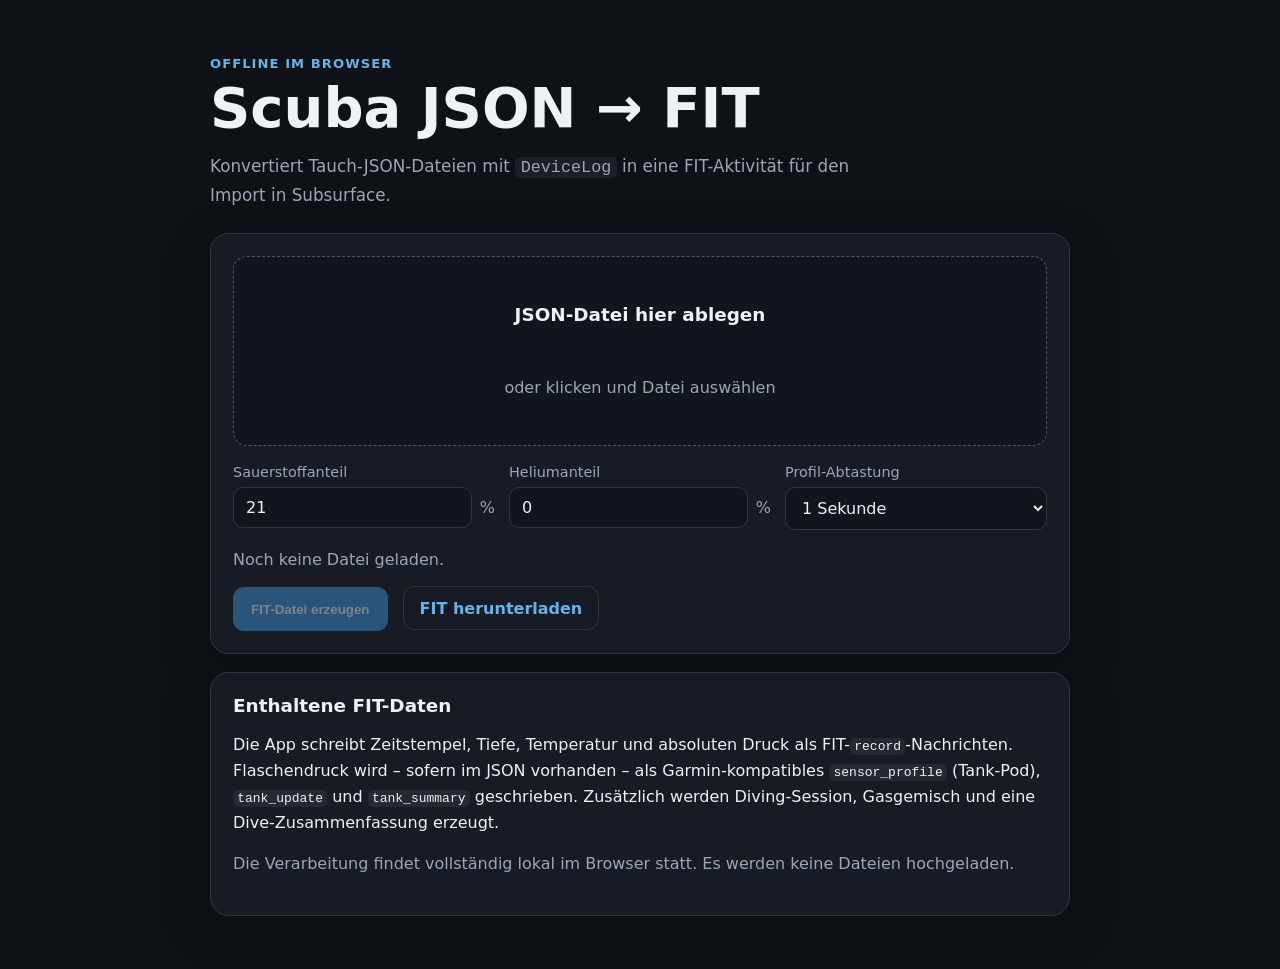
<file: JSON_to_FIT_Subsurface/index.html>
<!doctype html>
<html lang="de">
<head>
  <meta charset="utf-8" />
  <meta name="viewport" content="width=device-width,initial-scale=1" />
  <title>Scuba JSON → FIT</title>
  <link rel="stylesheet" href="style.css" />
</head>
<body>
  <main class="wrap">
    <header>
      <p class="eyebrow">Offline im Browser</p>
      <h1>Scuba JSON → FIT</h1>
      <p class="lead">Konvertiert Tauch-JSON-Dateien mit <code>DeviceLog</code> in eine FIT-Aktivität für den Import in Subsurface.</p>
    </header>

    <section class="card">
      <label id="dropzone" class="dropzone" for="fileInput">
        <input id="fileInput" type="file" accept="application/json,.json" hidden />
        <span class="drop-title">JSON-Datei hier ablegen</span>
        <span class="drop-sub">oder klicken und Datei auswählen</span>
      </label>

      <div class="grid settings">
        <label>
          <span>Sauerstoffanteil</span>
          <div class="input-suffix"><input id="oxygen" type="number" min="5" max="100" step="1" value="21" /><span>%</span></div>
        </label>
        <label>
          <span>Heliumanteil</span>
          <div class="input-suffix"><input id="helium" type="number" min="0" max="95" step="1" value="0" /><span>%</span></div>
        </label>
        <label>
          <span>Profil-Abtastung</span>
          <select id="sampleRate">
            <option value="1" selected>1 Sekunde</option>
            <option value="2">2 Sekunden</option>
            <option value="5">5 Sekunden</option>
            <option value="10">10 Sekunden</option>
          </select>
        </label>
      </div>

      <div id="summary" class="summary muted">Noch keine Datei geladen.</div>
      <div id="error" class="error" hidden></div>

      <button id="convertBtn" class="primary" disabled>FIT-Datei erzeugen</button>
      <a id="downloadLink" class="download" hidden>FIT herunterladen</a>
    </section>

    <section class="card info">
      <h2>Enthaltene FIT-Daten</h2>
      <p>Die App schreibt Zeitstempel, Tiefe, Temperatur und absoluten Druck als FIT-<code>record</code>-Nachrichten. Flaschendruck wird – sofern im JSON vorhanden – als Garmin-kompatibles <code>sensor_profile</code> (Tank-Pod), <code>tank_update</code> und <code>tank_summary</code> geschrieben. Zusätzlich werden Diving-Session, Gasgemisch und eine Dive-Zusammenfassung erzeugt.</p>
      <p class="muted">Die Verarbeitung findet vollständig lokal im Browser statt. Es werden keine Dateien hochgeladen.</p>
    </section>
  </main>

  <script src="app.js"></script>
</body>
</html>
</file>
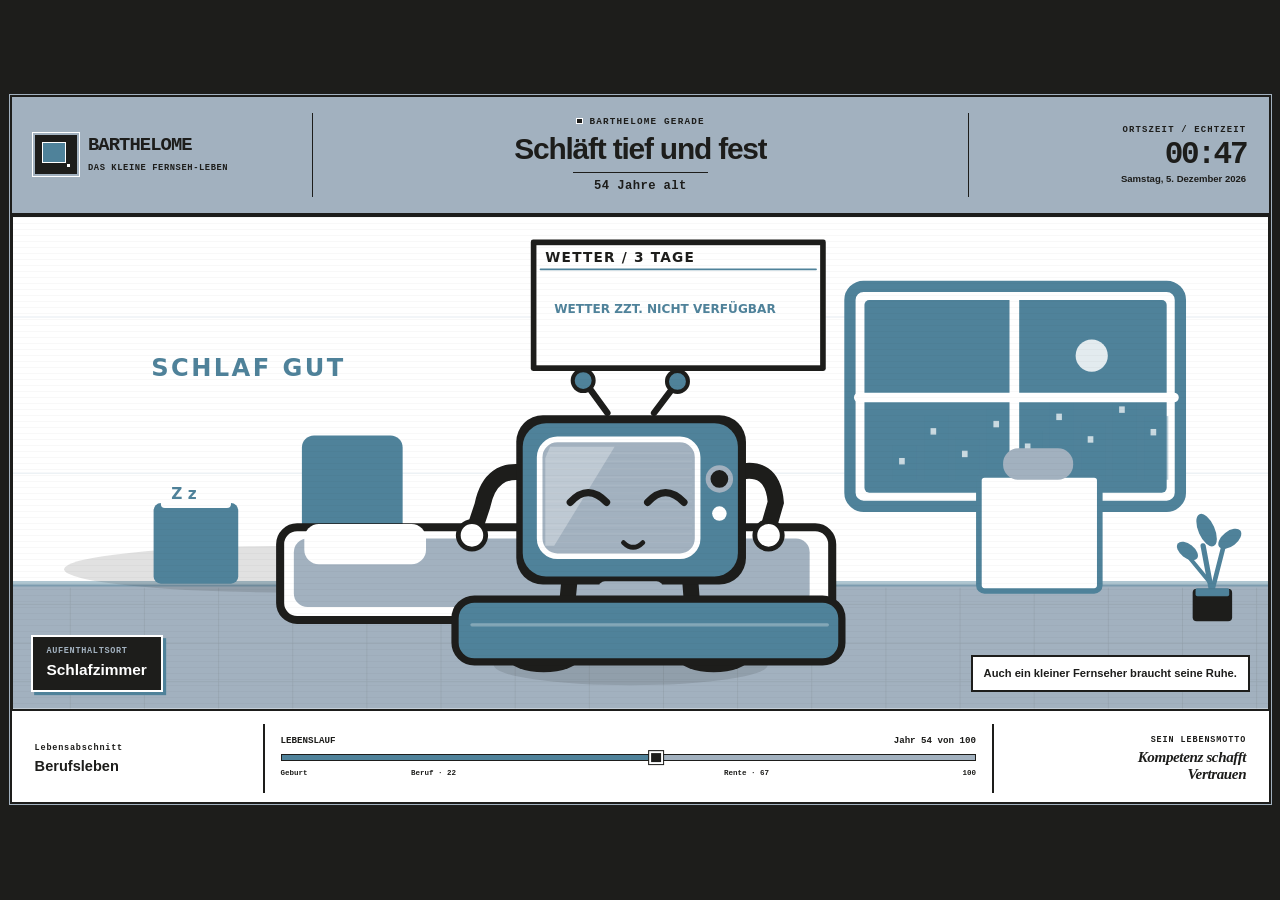
<file: barthelome.html>
<!DOCTYPE html>
<html lang="de">
<head>
<meta charset="UTF-8">
<meta name="viewport" content="width=device-width, initial-scale=1.0">
<meta name="theme-color" content="#4f829a">
<title>Barthelome · Ein kleines Fernseh-Leben</title>
<style>
  :root { --blue:#4f829a; --silver:#a2b1bf; --ink:#1d1d1b; --white:#ffffff; }
  * { box-sizing:border-box; }
  html,body { margin:0; min-height:100%; width:100%; background:var(--ink); }
  body { min-height:100dvh; display:flex; align-items:center; justify-content:center; font-family:Arial,Helvetica,sans-serif; color:var(--ink); overflow-x:hidden; }
  .game-frame { container-type:inline-size; position:relative; isolation:isolate; display:grid; grid-template-rows:17% 70% 13%; aspect-ratio:16/9; width:min(98.5vw,calc(98dvh * 16 / 9),1600px); background:var(--silver); border:.22cqw solid var(--ink); outline:1px solid var(--silver); overflow:hidden; }

  /* Eher altes Bildschirmgerät als Website-Dashboard. */
  .topbar { min-width:0; display:grid; grid-template-columns:23% minmax(0,1fr) 23%; align-items:stretch; gap:0; padding:1.25cqw 1.8cqw; background:var(--silver); border-bottom:.34cqw solid var(--ink); }
  .brand { min-width:0; display:flex; align-items:center; gap:.9cqw; padding-right:1cqw; border-right:.15cqw solid var(--ink); }
  .brand-icon { position:relative; flex:0 0 auto; display:block; width:3.35cqw; height:3.1cqw; background:var(--ink); border:.34cqw solid var(--ink); outline:.12cqw solid var(--white); outline-offset:.22cqw; }
  .brand-icon:before { content:""; position:absolute; inset:.23cqw .55cqw .6cqw .25cqw; border:.13cqw solid var(--white); background:var(--blue); }
  .brand-icon:after { content:""; position:absolute; right:.2cqw; bottom:.25cqw; width:.27cqw; height:.27cqw; background:var(--white); }
  .brand-name { font:900 1.5cqw/1.05 "Courier New",Courier,monospace; text-transform:uppercase; letter-spacing:-.05em; overflow-wrap:anywhere; }
  .brand-sub { margin-top:.54cqw; font:700 .7cqw/1.3 "Courier New",Courier,monospace; text-transform:uppercase; letter-spacing:.065em; }
  .now { display:flex; flex-direction:column; justify-content:center; align-items:center; text-align:center; gap:.45cqw; padding:0 1.3cqw; overflow:hidden; min-width:0; }
  .eyebrow { display:flex; justify-content:center; align-items:center; gap:.55cqw; font:700 .74cqw/1 "Courier New",Courier,monospace; letter-spacing:.13em; color:var(--ink); text-transform:uppercase; }
  .live-dot { display:inline-block; width:.52cqw; height:.52cqw; background:var(--ink); border:.12cqw solid var(--white); }
  h1 { display:block; max-width:100%; margin:0; overflow:hidden; text-overflow:ellipsis; white-space:nowrap; font:800 2.38cqw/1.18 Arial,Helvetica,sans-serif; letter-spacing:-.04em; }
  .age-chip { display:block; color:var(--ink); font:700 .97cqw/1.2 "Courier New",Courier,monospace; letter-spacing:.035em; border-top:.13cqw solid var(--ink); padding:.43cqw 1.7cqw 0; }
  .meta { display:flex; flex-direction:column; align-items:flex-end; justify-content:center; min-width:0; gap:.24cqw; border-left:.15cqw solid var(--ink); padding-left:.95cqw; }
  .date-mini { font:700 .71cqw/1.2 "Courier New",Courier,monospace; text-transform:uppercase; letter-spacing:.13em; }
  .meta-time { font:900 2.47cqw/1 "Courier New",Courier,monospace; font-variant-numeric:tabular-nums; letter-spacing:-.075em; }
  .meta-date { font:600 .76cqw/1.3 Arial,Helvetica,sans-serif; text-align:right; }

  .stage { min-width:0; position:relative; overflow:hidden; background:var(--white); border-left:.14cqw solid var(--ink); border-right:.14cqw solid var(--ink); border-bottom:.19cqw solid var(--ink); }
  .stage svg { position:absolute; inset:0; display:block; width:100%; height:100%; }
  /* Nur einzelne Teile der gezeichneten Welt reagieren auf Berührungen. */
  #scene [data-interact] { cursor:pointer; outline:none; -webkit-tap-highlight-color:transparent; }
  #scene [data-interact]:focus-visible { outline:none; filter:drop-shadow(0 0 7px #ffffff); }
  .visually-hidden { position:absolute; width:1px; height:1px; padding:0; margin:-1px; overflow:hidden; clip:rect(0,0,0,0); white-space:nowrap; border:0; }
  .stage:after { content:""; position:absolute; z-index:2; inset:0; pointer-events:none; background:repeating-linear-gradient(0deg,transparent 0,transparent 5px,#1d1d1b08 5px,#1d1d1b08 6px); }
  .stage-loc { position:absolute; z-index:4; left:1.4cqw; bottom:1.35cqw; max-width:32%; padding:.78cqw 1.1cqw .85cqw; background:var(--ink); color:var(--white); border:.16cqw solid var(--white); box-shadow:.25cqw .25cqw 0 var(--blue); }
  .stage-loc .label { font:700 .68cqw/1.15 "Courier New",Courier,monospace; letter-spacing:.08em; color:var(--silver); }
  .stage-loc .value { margin-top:.35cqw; overflow:hidden; text-overflow:ellipsis; white-space:nowrap; font:700 1.23cqw/1.13 Arial,Helvetica,sans-serif; }
  .stage-detail { position:absolute; z-index:4; right:1.45cqw; bottom:1.35cqw; max-width:33%; background:var(--white); border:.17cqw solid var(--ink); padding:.68cqw .85cqw; font:600 .89cqw/1.35 Arial,Helvetica,sans-serif; text-align:left; }
  .footer { display:grid; grid-template-columns:19% minmax(0,1fr) 21%; gap:1.25cqw; align-items:stretch; padding:1.05cqw 1.8cqw .7cqw; background:var(--white); }
  .phase-group { min-width:0; border-right:.16cqw solid var(--ink); display:flex; flex-direction:column; justify-content:center; padding-right:1cqw; }
  .footer-overline { font:700 .68cqw/1.2 "Courier New",Courier,monospace; letter-spacing:.09em; }
  .stage-label { margin-top:.35cqw; font:800 1.16cqw/1.1 Arial,Helvetica,sans-serif; overflow:hidden; text-overflow:ellipsis; white-space:nowrap; }
  .life-group { min-width:0; display:flex; flex-direction:column; justify-content:center; }
  .life-top { display:flex; justify-content:space-between; gap:.7cqw; margin-bottom:.56cqw; font:700 .73cqw/1.1 "Courier New",Courier,monospace; }
  .life-track { position:relative; height:.63cqw; border:.13cqw solid var(--ink); background:var(--silver); }
  .life-progress { position:absolute; inset:0 auto 0 0; width:0; background:var(--blue); transition:width .5s linear; }
  .life-marker { position:absolute; top:50%; left:0; width:1.1cqw; height:1.1cqw; transform:translate(-50%,-50%); background:var(--ink); border:.19cqw solid var(--white); outline:.13cqw solid var(--ink); transition:left .5s linear; }
  .life-ticks { position:relative; height:.93cqw; margin-top:.59cqw; font:700 .6cqw/1.1 "Courier New",Courier,monospace; color:var(--ink); }
  .life-ticks span { position:absolute; top:0; white-space:nowrap; }
  .life-ticks span:nth-child(1) { left:0; }
  .life-ticks span:nth-child(2) { left:22%; transform:translateX(-50%); }
  .life-ticks span:nth-child(3) { left:67%; transform:translateX(-50%); }
  .life-ticks span:nth-child(4) { right:0; }
  .motto-group { display:flex; flex-direction:column; justify-content:center; align-items:flex-end; text-align:right; padding-left:.9cqw; border-left:.16cqw solid var(--ink); }
  .small-legend { font:700 .67cqw/1.2 "Courier New",Courier,monospace; letter-spacing:.11em; text-transform:uppercase; }
  .motto { margin-top:.35cqw; font:italic 700 1.2cqw/1.08 Georgia,"Times New Roman",serif; letter-spacing:-.025em; }

  #scene { overflow:visible; }
  .character-float { animation:bob 3.4s steps(3,end) infinite; transform-origin:0 0; transform-box:fill-box; }
  .antenna-light { animation:pulse 2.5s steps(2,end) infinite; }
  .eye-blink { transform-origin:center; transform-box:fill-box; animation:blink 8s infinite; }
  .cloud-one { animation:drift 17s linear infinite alternate; }
  .cloud-two { animation:drift 22s linear infinite alternate-reverse; }
  .zzz { animation:floatZ 3.3s steps(6,end) infinite; opacity:0; }
  .zzz.two { animation-delay:1s; } .zzz.three { animation-delay:2s; }
  .screen-glow { opacity:.3; }
  .signal { animation:signal 2.7s infinite; }
  .raindrop { animation:rain 1.15s linear infinite; }
  @keyframes bob { 0%,100%{transform:translateY(0)} 50%{transform:translateY(-6px)} }
  @keyframes pulse { 0%,100%{opacity:1} 50%{opacity:.55} }
  @keyframes blink { 0%,42%,45%,80%,83%,100%{transform:scaleY(1)} 43%,81%{transform:scaleY(.08)} }
  @keyframes drift { from { transform:translateX(-20px); } to { transform:translateX(45px); } }
  @keyframes floatZ { 0%{transform:translate(0,13px) scale(.7);opacity:0} 18%{opacity:.85} 82%{opacity:.7} 100%{transform:translate(31px,-75px) scale(1.2);opacity:0} }
  @keyframes signal { 0%,100%{opacity:.3} 50%{opacity:1} }
  @keyframes rain { 0%{transform:translateY(-20px);opacity:0} 20%{opacity:.6} 100%{transform:translateY(170px);opacity:0} }
  /* Jede Tätigkeit besitzt eine kleine, wiederholbare Bewegungs-Choreografie. */
  .figure.action-dance,.figure.action-sing { animation:danceBody 1.15s ease-in-out infinite; transform-origin:center 76%; transform-box:fill-box; }
  .figure.action-walk,.figure.action-run,.figure.action-hide { animation:walkBody 1.9s ease-in-out infinite; }
  .figure.action-run { animation-duration:.75s; }
  .figure.action-nap,.figure.action-rest { animation:breathing 4s ease-in-out infinite; }
  .figure.action-typing,.figure.action-repair,.figure.action-mount { animation:workingBody 1.5s ease-in-out infinite; }
  .figure.action-ball { animation:catchBody 3.3s ease-in-out infinite; }
  .figure.action-read { animation:readBody 3.9s ease-in-out infinite; }
  .figure.action-stretch { animation:stretchBody 5s ease-in-out infinite; }
  .arm-left,.arm-right,.leg-left,.leg-right { transform-origin:0 0; }
  .action-dance .arm-left,.action-sing .arm-left { animation:armLeftDance 1.15s ease-in-out infinite; }
  .action-dance .arm-right,.action-sing .arm-right { animation:armRightDance 1.15s ease-in-out infinite; }
  .action-ball .arm-right { animation:throwArm 3.3s ease-in-out infinite; }
  .action-ball .arm-left { animation:catchArm 3.3s ease-in-out infinite; }
  .action-stretch .arm-left { animation:armLeftDance 5s ease-in-out infinite; }
  .action-stretch .arm-right { animation:armRightDance 5s ease-in-out infinite; }
  .action-typing .arm-right,.action-draw .arm-right,.action-craft .arm-right { animation:workHand .38s ease-in-out infinite alternate; }
  .action-repair .arm-right,.action-mount .arm-right,.action-build .arm-right { animation:workHand .9s ease-in-out infinite alternate; }
  .action-food .arm-right { animation:eating 2s ease-in-out infinite; }
  .action-walk .leg-left,.action-run .leg-left,.action-hide .leg-left { animation:legStep 1s ease-in-out infinite; }
  .action-walk .leg-right,.action-run .leg-right,.action-hide .leg-right { animation:legStep 1s ease-in-out infinite reverse; }
  .action-run .leg-left,.action-run .leg-right {animation-duration:.4s}
  .figure.action-swing {animation:swingBody 2s ease-in-out infinite}
  .tossed-ball { animation:ballToss 3.3s cubic-bezier(.35,.0,.6,1) infinite; }
  .stack-block {animation-duration:6.5s;animation-timing-function:ease-in-out;animation-iteration-count:infinite}
  .block-one {animation-name:stackOne} .block-two {animation-name:stackTwo} .block-three {animation-name:stackThree}
  .toy-train {animation:trainRun 5s ease-in-out infinite alternate}
  .toy-wheel {animation:spin 1s linear infinite;transform-origin:center;transform-box:fill-box}
  .music-note {animation:musicFloat 2.5s ease-out infinite;opacity:0}
  .music-note.second {animation-delay:.8s} .music-note.third {animation-delay:1.6s}
  .swing-seat {animation:swing 2.2s ease-in-out infinite;transform-origin:0 0}
  .drawing-pen {animation:drawLine 1.8s ease-in-out infinite alternate}
  .sketch-line {stroke-dasharray:120;stroke-dashoffset:120;animation:sketch 3.6s ease-in-out infinite}
  .puzzle-piece {animation:puzzleIn 5s ease-in-out infinite}
  .plant-drop {animation:waterDrop 1.3s ease-in infinite;opacity:0}
  .plant-drop.b {animation-delay:.4s}.plant-drop.c{animation-delay:.8s}
  .lab-bubble {animation:labBubble 2.4s ease-out infinite;opacity:0}.lab-bubble.b{animation-delay:.8s}.lab-bubble.c{animation-delay:1.6s}
  .device-hang {animation:mountScreen 4s ease-in-out infinite}
  .cable-flow {stroke-dasharray:18 18;animation:cablePulse 1.2s linear infinite}
  .repair-gear,.film-reel {animation:spin 5s linear infinite;transform-origin:center;transform-box:fill-box}
  .typing-caret {animation:caret .75s steps(2,end) infinite}
  .typing-keys {animation:keyboardTap .6s steps(3,end) infinite}
  .film-light {animation:filmShimmer 3s ease-in-out infinite}
  .flash {animation:cameraFlash 4s steps(1,end) infinite;opacity:0}
  .talk-bubble {animation:meetingTalk 3s ease-in-out infinite;opacity:.15}.talk-bubble.second{animation-delay:1.2s}
  .food-steam {animation:steam 2s ease-in-out infinite;opacity:0}.food-steam.second{animation-delay:.7s}
  .held-object {transform-origin:center;transform-box:fill-box}
  .action-read .held-object {animation:bookRead 4s ease-in-out infinite}
  .action-repair .held-object {animation:repairTurn 1.2s ease-in-out infinite alternate}
  .action-typing .held-object {animation:keyboardTap .55s steps(2,end) infinite}
  @keyframes danceBody {0%,100%{transform:translateY(0) rotate(-5deg)}25%{transform:translateY(-12px) rotate(5deg)}50%{transform:translateY(0) rotate(-3deg)}75%{transform:translateY(-12px) rotate(6deg)}}
  @keyframes walkBody {0%,100%{transform:translate(-10px,0)}50%{transform:translate(28px,-8px)}}
  @keyframes breathing {0%,100%{transform:translateY(0) scaleX(1)}50%{transform:translateY(1px) scaleX(1.015)}}
  @keyframes workingBody {0%,100%{transform:translateY(0)}50%{transform:translateY(3px) rotate(1deg)}}
  @keyframes catchBody {0%,12%,88%,100%{transform:translateY(0)}40%,50%{transform:translateY(-4px)}}
  @keyframes readBody {0%,100%{transform:rotate(-1deg)}50%{transform:rotate(2deg)}}
  @keyframes stretchBody {0%,65%,100%{transform:translateY(0)}35%{transform:translateY(-12px) scaleY(1.03)}}
  @keyframes swingBody {0%,100%{transform:translate(-9px,0) rotate(-3deg)}50%{transform:translate(9px,-8px) rotate(3deg)}}
  @keyframes armLeftDance {0%,100%{transform:rotate(6deg)}50%{transform:rotate(65deg)}}
  @keyframes armRightDance {0%,100%{transform:rotate(-15deg)}50%{transform:rotate(-65deg)}}
  @keyframes throwArm {0%,8%,88%,100%{transform:rotate(0)}23%,65%{transform:rotate(-85deg)}}
  @keyframes catchArm {0%,8%,88%,100%{transform:rotate(0)}45%,69%{transform:rotate(22deg)}}
  @keyframes workHand {from{transform:rotate(-9deg)}to{transform:rotate(15deg)}}
  @keyframes eating {0%,100%{transform:rotate(0)}40%,60%{transform:rotate(-42deg)}}
  @keyframes legStep {0%,100%{transform:rotate(13deg)}50%{transform:rotate(-13deg)}}
  @keyframes ballToss {0%,9%,91%,100%{transform:translate(171px,-119px) scale(1)}26%{transform:translate(133px,-312px) scale(.96)}48%,54%{transform:translate(68px,-410px) scale(.93)}76%{transform:translate(130px,-290px) scale(.96)}}
  @keyframes stackOne {0%,12%,83%,100%{transform:translate(-110px,0)}25%,73%{transform:translate(0,0)}}
  @keyframes stackTwo {0%,25%,83%,100%{transform:translate(108px,61px) rotate(12deg)}43%,73%{transform:translate(0,0) rotate(0)}}
  @keyframes stackThree {0%,43%,83%,100%{transform:translate(144px,122px) rotate(-15deg)}62%,73%{transform:translate(0,0) rotate(0)}}
  @keyframes trainRun {0%{transform:translateX(-70px)}100%{transform:translateX(140px)}}
  @keyframes musicFloat {0%{transform:translateY(30px) rotate(-7deg);opacity:0}22%{opacity:1}85%{opacity:.9}100%{transform:translateY(-100px) rotate(15deg);opacity:0}}
  @keyframes swing {0%,100%{transform:rotate(-17deg)}50%{transform:rotate(17deg)}}
  @keyframes drawLine {0%,100%{transform:translate(0,0) rotate(-15deg)}50%{transform:translate(65px,-18px) rotate(-3deg)}}
  @keyframes sketch {0%,12%{stroke-dashoffset:120}60%,88%{stroke-dashoffset:0}100%{stroke-dashoffset:120}}
  @keyframes puzzleIn {0%,20%,85%,100%{transform:translate(94px,-66px) rotate(22deg)}45%,70%{transform:translate(0,0) rotate(0)}}
  @keyframes waterDrop {0%{transform:translateY(-16px);opacity:0}20%{opacity:1}100%{transform:translateY(68px);opacity:0}}
  @keyframes labBubble {0%{transform:translateY(0) scale(.5);opacity:0}30%{opacity:1}100%{transform:translateY(-90px) scale(1.6);opacity:0}}
  @keyframes mountScreen {0%,12%,100%{transform:translateY(45px)}45%,83%{transform:translateY(-23px)}}
  @keyframes cablePulse {to{stroke-dashoffset:-36}}
  @keyframes spin {to{transform:rotate(360deg)}}
  @keyframes caret {50%{opacity:0}}
  @keyframes keyboardTap {0%,100%{transform:translateY(0)}50%{transform:translateY(5px)}}
  @keyframes filmShimmer {0%,100%{opacity:.1}50%{opacity:.6}}
  @keyframes cameraFlash {0%,87%,94%,100%{opacity:0}90%{opacity:.9}}
  @keyframes meetingTalk {0%,100%{transform:translateY(0);opacity:.2}45%{transform:translateY(-15px);opacity:1}}
  @keyframes steam {0%{transform:translateY(12px);opacity:0}35%{opacity:.65}100%{transform:translateY(-40px);opacity:0}}
  @keyframes bookRead {0%,100%{transform:rotate(-5deg)}50%{transform:rotate(5deg)}}
  @keyframes repairTurn {from{transform:rotate(-15deg)}to{transform:rotate(15deg)}}
  /* Kurzzeit-Reaktionen auf Klicks: getrennt von Barthelomes Tagesablauf. */
  .character-reaction { transform-origin:center bottom; transform-box:fill-box; }
  .interactive-character.is-startled .character-reaction { animation:startleJump .94s cubic-bezier(.18,.72,.38,1) both; }
  .shock-sign, .chew-effect { opacity:0; pointer-events:none; }
  .interactive-character.is-startled .shock-sign { animation:surprisePop .95s ease-out both; }
  .interactive-character.is-chewing .chew-effect { animation:chewFace .32s steps(2,end) 4; }
  .interactive-tree .tree-bends { transform-origin:0px 0px; }
  .interactive-tree.is-rustling .tree-bends { animation:treeRustle 1.3s ease-in-out both; }
  .rustle-leaf { opacity:0; }
  .interactive-tree.is-rustling .rustle-leaf { animation:leafFall 1.2s ease-in-out both; }
  .interactive-tree.is-rustling .rustle-leaf.b { animation-delay:.13s; }
  .interactive-tree.is-rustling .rustle-leaf.c { animation-delay:.23s; }
  .interactive-plant .plant-body { transform-origin:0px 45px; }
  .interactive-plant.is-rustling .plant-body { animation:plantRustle 1.05s ease-in-out both; }
  .interactive-cloud .cloud-shape { transform-origin:center; transform-box:fill-box; }
  .interactive-cloud.is-puffed .cloud-shape { animation:cloudPuff 1.2s ease-in-out both; }
  .window-shade { transform-origin:center top; transform-box:fill-box; transform:scaleY(0); }
  .interactive-window.is-peeking .window-shade { animation:shadeDrop 1.65s ease-in-out both; }
  .tv-bars { opacity:0; }
  .interactive-tv.is-testing .tv-bars { animation:tvTestPattern 2.2s steps(1,end) both; }
  .interactive-food.is-feeding .food-piece { animation:feedFly 1.1s cubic-bezier(.25,.5,.35,1) forwards; }
  @keyframes startleJump { 0%,100%{transform:translateY(0) scale(1)} 12%{transform:translateY(7px) scale(1.05,.94)} 32%{transform:translateY(-73px) rotate(-5deg) scale(.98,1.04)} 48%{transform:translateY(-63px) rotate(4deg)} 70%{transform:translateY(0) scale(1.04,.94)} 82%{transform:translateY(-12px)} }
  @keyframes surprisePop { 0%,8%{opacity:0;transform:translateY(15px) scale(.3)} 19%,65%{opacity:1;transform:translateY(-6px) scale(1.2)} 85%,100%{opacity:0;transform:translateY(-25px) scale(.7)} }
  @keyframes chewFace { 0%,100%{opacity:0;transform:scaleY(.4)} 50%{opacity:1;transform:scaleY(1)} }
  @keyframes treeRustle { 0%,100%{transform:rotate(0)} 14%{transform:rotate(-9deg)} 30%{transform:rotate(8deg)} 46%{transform:rotate(-7deg)} 64%{transform:rotate(5deg)} 79%{transform:rotate(-3deg)} }
  @keyframes leafFall { 0%{opacity:0;transform:translate(0,0) rotate(0deg)} 10%{opacity:1} 74%{opacity:.9} 100%{opacity:0;transform:translate(55px,110px) rotate(150deg)} }
  @keyframes plantRustle { 0%,100%{transform:rotate(0)} 20%{transform:rotate(-12deg)} 44%{transform:rotate(11deg)} 67%{transform:rotate(-7deg)} 84%{transform:rotate(4deg)} }
  @keyframes cloudPuff { 0%,100%{transform:scale(1)} 23%{transform:scale(1.2,.8)} 49%{transform:scale(.87,1.16)} 76%{transform:scale(1.05,.97)} }
  @keyframes shadeDrop { 0%,100%{transform:scaleY(0)} 32%,57%{transform:scaleY(1)} }
  @keyframes tvTestPattern { 0%,9%,88%,100%{opacity:0} 10%,87%{opacity:1} }
  @keyframes feedFly { 0%{opacity:1;transform:translate(0,0) scale(1)} 43%{opacity:1;transform:translate(var(--fly-mid),-125px) scale(.85) rotate(-14deg)} 83%{opacity:1;transform:translate(var(--fly-x),var(--fly-y)) scale(.25) rotate(10deg)} 100%{opacity:0;transform:translate(var(--fly-x),var(--fly-y)) scale(.04)} }
  @media (prefers-reduced-motion:reduce) { *,*:before,*:after { animation-duration:.001ms!important; transition-duration:.001ms!important; } .interactive-character.is-startled .shock-sign { opacity:1; } }
  noscript { position:fixed; bottom:1rem; left:1rem; background:white; color:black; padding:1rem; font:14px Arial,sans-serif; }
</style>
</head>
<body>
<main class="game-frame" aria-label="Barthelome, das virtuelle Fernseh-Lebewesen">
  <header class="topbar">
    <div class="brand">
      <span class="brand-icon" aria-hidden="true"></span>
      <div><div class="brand-name">BARTHELOME</div><div class="brand-sub">Das kleine Fernseh-Leben</div></div>
    </div>
    <div class="now" aria-live="polite" aria-atomic="true">
      <div class="eyebrow"><span class="live-dot" aria-hidden="true"></span> Barthelome gerade</div>
      <h1 id="activity">Entdeckt die Welt</h1>
      <div class="age-chip" id="age">0 Jahre alt</div>
    </div>
    <div class="meta">
      <div class="date-mini">Ortszeit / Echtzeit</div>
      <div class="meta-time" id="time">00:00</div>
      <div class="meta-date" id="date">–</div>
    </div>
  </header>
  <section class="stage" aria-label="Animierte Umgebung von Barthelome">
    <svg id="scene" viewBox="0 0 1600 610" preserveAspectRatio="xMidYMid slice" role="group" aria-label="Barthelome in seiner aktuellen Umgebung. Einige Gegenstände sind anklickbar."></svg>
    <span id="interactionStatus" class="visually-hidden" aria-live="polite" aria-atomic="true"></span>
    <div class="stage-loc"><div class="label">AUFENTHALTSORT</div><div class="value" id="place">Zuhause</div></div>
    <div class="stage-detail" id="detail">Ein neues Abenteuer beginnt.</div>
  </section>
  <footer class="footer">
    <div class="phase-group"><div class="footer-overline">Lebensabschnitt</div><div class="stage-label" id="phase">Kindheit</div></div>
    <div class="life-group"><div class="life-top"><span>LEBENSLAUF</span><span id="progressLabel">Jahr 0 von 100</span></div><div class="life-track"><div class="life-progress" id="progress"></div><div class="life-marker" id="marker"></div></div><div class="life-ticks"><span>Geburt</span><span>Beruf · 22</span><span>Rente · 67</span><span>100</span></div></div>
    <div class="motto-group"><div class="small-legend">Sein Lebensmotto</div><div class="motto">Kompetenz schafft<br>Vertrauen</div></div>
  </footer>
</main>
<noscript>Bitte JavaScript aktivieren, damit Barthelomes Leben dargestellt werden kann.</noscript>
<script>
'use strict';
// Geburtsdatum
const GEBURTSDATUM = '2026-10-12';
const LEBENSJAHRE = 100;
const C = {blue:'#4f829a', silver:'#a2b1bf',ink:'#1d1d1b',white:'#ffffff'};
const $ = id => document.getElementById(id);
const R = (x,y,w,h,fill,extra='')=>`<rect x="${x}" y="${y}" width="${w}" height="${h}" fill="${fill}" ${extra}/>`;
const L = (x1,y1,x2,y2,color=C.ink,sw=5,extra='')=>`<line x1="${x1}" y1="${y1}" x2="${x2}" y2="${y2}" stroke="${color}" stroke-width="${sw}" stroke-linecap="round" ${extra}/>`;
const E = (cx,cy,rx,ry,fill,extra='')=>`<ellipse cx="${cx}" cy="${cy}" rx="${rx}" ry="${ry}" fill="${fill}" ${extra}/>`;
const T = (x,y,text,size=26,fill=C.ink,extra='')=>`<text x="${x}" y="${y}" font-family="system-ui,sans-serif" font-size="${size}" font-weight="800" fill="${fill}" ${extra}>${String(text).replaceAll('&','&amp;').replaceAll('<','&lt;').replaceAll('>','&gt;')}</text>`;
const H = (time)=>{const [h,m='0']=time.split(':');return Number(h)*60+Number(m)};
function daysSinceBirth(date){const [y,m,d]=GEBURTSDATUM.split('-').map(Number);return Math.floor((Date.UTC(date.getFullYear(),date.getMonth(),date.getDate())-Date.UTC(y,m-1,d))/86400000)}
function dayHash(date){let s=`${date.getFullYear()}-${date.getMonth()+1}-${date.getDate()}`,v=2166136261;for(const a of s){v=Math.imul(v^a.charCodeAt(0),16777619)}return v>>>0}
function phaseFor(a){if(a<0)return 'Noch nicht geboren';if(a<3)return 'Frühe Kindheit';if(a<6)return 'Kindergarten';if(a<18)return 'Schulzeit';if(a<22)return 'Ausbildung';if(a<67)return 'Berufsleben';if(a<85)return 'Ruhestand';if(a<100)return 'Späte Lebensjahre';return 'Ein erfülltes Leben'}
const evt=(title,scene,place,detail,mood='happy',prop='')=>({title,scene,place,detail,mood,prop});
const homeSleep=(age)=>evt(age<6?'Träumt ganz friedlich':'Schläft tief und fest','sleep','Schlafzimmer','Auch ein kleiner Fernseher braucht seine Ruhe.','sleep');
const breakfast=()=>evt('Frühstückt gemütlich','kitchen','Zuhause · Küche','Mit neuer Energie in den Tag.','happy','food');
const lunch=()=>evt('Isst zu Mittag','kitchen','Küche / Kantine','Erst essen, dann geht es weiter.','happy','food');
const dinner=()=>evt('Isst zu Abend','kitchen','Zuhause · Küche','Ein ruhiger Abschluss für einen langen Tag.','happy','food');
const destinations=[
 {country:'Japan',city:'Tokio · Akihabara',wonder:'Elektronikviertel und futuristische Türme',symbol:'japan'},
 {country:'Frankreich',city:'Paris',wonder:'Eiffelturm und Lichttechnik',symbol:'paris'},
 {country:'Schweiz',city:'Genf · CERN',wonder:'Teilchenbeschleuniger und Forschung',symbol:'cern'},
 {country:'USA',city:'San Francisco',wonder:'Silicon Valley und Zukunftstechnologien',symbol:'sf'},
 {country:'Singapur',city:'Marina Bay',wonder:'Smart City und einzigartige Architektur',symbol:'singapore'},
 {country:'Südkorea',city:'Seoul',wonder:'Hightech und moderne Displays',symbol:'seoul'},
 {country:'Deutschland',city:'Berlin',wonder:'Fernsehturm und Mediengeschichte',symbol:'berlin'},
 {country:'Vereinigtes Königreich',city:'London',wonder:'Museen, Wissenschaft und Ingenieurskunst',symbol:'london'},
 {country:'VAE',city:'Dubai',wonder:'Wolkenkratzer und smarte Gebäudetechnik',symbol:'dubai'},
 {country:'Island',city:'Reykjavík',wonder:'Geothermie und erneuerbare Energie',symbol:'iceland'}
];
const ACTIVITIES={
 baby:[
 ['Spielt mit Bauklötzen','nursery','Kinderzimmer','Ein kleiner Turm entsteht.','excited'],
 ['Entdeckt seine Spielsachen','nursery','Kinderzimmer','Alles ist neu und spannend.','happy'],
 ['Hört Kinderlieder','nursery','Kinderzimmer','Musik macht gute Laune.','happy'],
 ['Blättert in Bilderbüchern','library','Kinderzimmer','Bunte Bilder wecken seine Neugier.','happy','book'],
 ['Rollt einen Ball','playground','Spielzimmer','Hin und her, immer wieder.','excited'],
 ['Übt seine ersten Schritte','nursery','Kinderzimmer','Ein großer Schritt für einen kleinen Fernseher.','focus'],
 ['Baut eine kleine Eisenbahn','nursery','Spielzimmer','Heute fährt die Fantasie mit.','excited'],
 ['Malt mit Wachsmalstiften','kindergarten','Spielecke','Die ersten Kunstwerke entstehen.','focus'],
 ['Tanzt zur Musik','nursery','Kinderzimmer','Arme und Beine bleiben nicht still.','excited'],
 ['Kuschelt und ruht sich aus','library','Wohnzimmer','Ein ruhiger Moment tut gut.','happy']
 ],
 kindergarten:[
 ['Spielt mit einem Ball','playground','Kindergarten · Garten','Er übt Werfen, Fangen und Rollen.','excited'],
 ['Tobt auf dem Spielplatz','playground','Kindergarten · Spielplatz','Schaukeln, rutschen und herumflitzen.','excited'],
 ['Macht ein kleines Nickerchen','sleep','Kindergarten · Ruheraum','Ein kurzes Nickerchen nach dem Spielen.','sleep'],
 ['Bastelt mit Papier','kindergarten','Kindergarten · Basteltisch','Schneiden, kleben und staunen.','focus'],
 ['Malt ein buntes Bild','kindergarten','Kindergarten · Maltisch','Er probiert verschiedene Formen aus.','focus'],
 ['Baut mit Bauklötzen','nursery','Kindergarten · Bauecke','Ein Turm wird immer höher.','excited'],
 ['Singt mit den Kindern','kindergarten','Kindergarten · Gruppenraum','Alle singen zusammen.','happy'],
 ['Hört eine Geschichte','library','Kindergarten · Leseecke','Er lauscht aufmerksam.','happy','book'],
 ['Spielt Verstecken','playground','Kindergarten · Garten','Wer findet zuerst die anderen?','excited'],
 ['Entdeckt die Natur','garden','Kindergarten · Garten','Blätter, kleine Tiere und viele Fragen.','happy'],
 ['Spielt mit der Holzeisenbahn','nursery','Kindergarten · Spielecke','Die kleine Lok fährt im Kreis.','excited'],
 ['Legt ein Puzzle','kindergarten','Kindergarten · Spielecke','Ein Teil nach dem anderen.','focus']
 ],
 school:[
 ['Lernt Mathematik','school','Schule · Klassenzimmer','Zahlen und Logik machen neugierig.','focus','book'],
 ['Liest im Deutschunterricht','school','Schule · Klassenzimmer','Neue Geschichten und neue Wörter.','focus','book'],
 ['Experimentiert in Physik','school','Schule · Fachraum','Warum funktioniert das eigentlich?','focus'],
 ['Programmiert erste Projekte','coding','Schule · Informatikraum','Seine ersten kleinen Programme.','focus','laptop'],
 ['Hat große Pause','playground','Schulhof','Spielen, reden und frische Luft.','excited'],
 ['Lernt Englisch','school','Schule · Klassenzimmer','Sprachen öffnen neue Welten.','focus','book'],
 ['Entwickelt ein Schulprojekt','workshop','Schule · Werkraum','Planen, bauen, ausprobieren.','focus','wrench'],
 ['Zeichnet im Kunstunterricht','kindergarten','Schule · Kunstraum','Mit Farben entstehen Ideen.','happy'],
 ['Liest in der Schulbibliothek','library','Schule · Bibliothek','Besonders Technikbücher gefallen ihm.','happy','book'],
 ['Spielt in der Sportstunde','playground','Schule · Sportplatz','Bewegung gehört dazu.','excited'],
 ['Macht seine Hausaufgaben','school','Zuhause · Schreibtisch','Er konzentriert sich auf die Aufgaben.','focus','book'],
 ['Lernt für eine Klassenarbeit','library','Zuhause · Leseecke','Übung macht den Meister.','focus','book']
 ],
 training:[
 ['Montiert einen Fernseher','construction','Baustelle · Medieninstallation','Der Bildschirm muss gerade und sicher hängen.','focus','wrench'],
 ['Verlegt Signal- und Netzwerkkabel','construction','Baustelle · Kabelwege','Jeder Anschluss bekommt seinen Platz.','focus','wrench'],
 ['Programmiert eine Webseite','coding','Ausbildungsbetrieb · Büro','HTML, CSS und JavaScript in der Praxis.','focus','laptop'],
 ['Konfiguriert ein Netzwerk','coding','Ausbildungsbetrieb · Technikraum','Geräte müssen miteinander kommunizieren.','focus','laptop'],
 ['Prüft Videoanschlüsse','workshop','Ausbildungsbetrieb · Werkstatt','Ein sauberes Bild braucht gute Signale.','focus','wrench'],
 ['Lernt Elektrotechnik','school','Berufsschule · Klassenraum','Spannung, Strom und sichere Installation.','focus','book'],
 ['Besucht den Berufsschulunterricht','school','Berufsschule','Theorie gehört zur Ausbildung.','focus','book'],
 ['Testet eine Mediensteuerung','workshop','Ausbildungsbetrieb · Labor','Tasten, Sensoren und Displays spielen zusammen.','focus','wrench'],
 ['Dokumentiert seine Arbeit','coding','Ausbildungsbetrieb · Büro','Er hält jeden Arbeitsschritt fest.','focus','laptop'],
 ['Lernt für seine Prüfung','library','Zuhause · Schreibtisch','Gelerntes festigen und Neues verstehen.','focus','book'],
 ['Installiert einen Projektor','construction','Baustelle · Besprechungsraum','Jetzt stimmt das Bild auf der Leinwand.','focus','wrench'],
 ['Macht eine Teambesprechung','course','Ausbildungsbetrieb','Gemeinsam findet man bessere Lösungen.','happy']
 ],
 work:[
 ['Montiert große Fernseher','construction','Baustelle · Medieninstallation','Displays montieren und genau ausrichten.','focus','wrench'],
 ['Programmiert eine Webseite','coding','Büro · Webentwicklung','Aus einer Idee entsteht eine Anwendung.','focus','laptop'],
 ['Entwickelt komplexe Systeme','coding','Büro · Systementwicklung','Server, Schnittstellen und Displays greifen ineinander.','focus','laptop'],
 ['Wartet eine Medienanlage','workshop','Technikzentrale','Prüfen, messen und Fehler finden.','focus','wrench'],
 ['Installiert Konferenztechnik','construction','Baustelle · Konferenzraum','Mikrofone, Kameras und Steuerungen verbinden.','focus','wrench'],
 ['Konfiguriert ein Videosystem','coding','Medientechnikbüro','Die Inhalte erscheinen auf den richtigen Bildschirmen.','focus','laptop'],
 ['Besucht einen Fachlehrgang','course','Fortbildungszentrum','Neue Standards und Technologien kennenlernen.','focus','book'],
 ['Plant eine neue Installation','coding','Büro · Planung','Zuerst die Skizze, dann der Aufbau.','focus','laptop'],
 ['Repariert ein defektes Gerät','workshop','Servicewerkstatt','Fehlersuche mit Geduld und Messgerät.','focus','wrench'],
 ['Betreut eine Live-Produktion','construction','Veranstaltungstechnik','Bild und Ton müssen zuverlässig laufen.','focus','wrench'],
 ['Schreibt technische Dokumentation','coding','Büro · Arbeitsplatz','Gute Dokumentation schafft Vertrauen.','focus','laptop'],
 ['Schult andere Techniker','course','Schulungsraum','Er gibt seine Erfahrung weiter.','happy','book']
 ],
 retired:[
 ['Liest einen Roman','library','Zuhause · Leseecke','Endlich Zeit für lange Bücher.','happy','book'],
 ['Bastelt an einem alten Fernseher','workshop','Eigene Werkstatt','Technik fasziniert ihn noch immer.','focus','wrench'],
 ['Pflegt seinen Garten','garden','Im Garten','In Ruhe gießen und nach den Pflanzen sehen.','happy'],
 ['Schaut einen Klassiker','cinema','Wohnzimmer','Ein guter Film wird nie langweilig.','happy','popcorn'],
 ['Schreibt seine Erinnerungen','coding','Zuhause · Schreibtisch','Er hält Geschichten aus seinem Leben fest.','focus','laptop'],
 ['Löst ein kniffliges Rätsel','library','Zuhause · Lesesessel','Der Kopf bleibt in Bewegung.','focus','book'],
 ['Programmiert ein Hobbyprojekt','coding','Zuhause · Schreibtisch','Ohne Termindruck macht es besonders Spaß.','focus','laptop'],
 ['Geht gemütlich spazieren','garden','Im Park','Die Natur lässt ihn zur Ruhe kommen.','happy'],
 ['Besucht eine Ausstellung','course','Technikmuseum','Alte und neue Erfindungen bestaunen.','excited'],
 ['Sortiert seine Fotos','library','Zuhause · Wohnzimmer','Viele Reisen, viele Erinnerungen.','happy','book'],
 ['Hört interessante Vorträge','course','Vortragssaal','Man ist nie zu alt zum Lernen.','focus','book'],
 ['Plant die nächste Reise','coding','Zuhause · Schreibtisch','Die Welt hat noch viel zu bieten.','happy','laptop']
 ],
 senior:[
 ['Liest alte Lieblingsbücher','library','Zuhause · Lesezimmer','Manche Geschichten bleiben besonders.','happy','book'],
 ['Genießt die Morgensonne','garden','Gartenbank','Ein ruhiger Beginn des Tages.','happy'],
 ['Schaut einen Lieblingsfilm','cinema','Wohnzimmer','Die Klassiker sind noch genauso gut.','happy','popcorn'],
 ['Blättert durch Fotoalben','library','Zuhause · Sofa','Erinnerungen an ferne Orte.','happy','book'],
 ['Erzählt von früher','library','Wohnzimmer','Es gibt viele Geschichten zu erzählen.','happy'],
 ['Bastelt vorsichtig an Technik','workshop','Eigene Werkstatt','Seine Neugier bleibt.','focus','wrench'],
 ['Löst ein Kreuzworträtsel','library','Zuhause · Lesesessel','Ein bisschen Denksport.','focus','book'],
 ['Geht langsam spazieren','garden','Im Park','Die frische Luft tut gut.','happy'],
 ['Hört einen Fachvortrag','course','Zuhause · Bildschirm','Neugier kennt kein Alter.','focus','book'],
 ['Schreibt einen Brief','coding','Zuhause · Schreibtisch','Er hält Kontakt zu Freunden.','happy','laptop'],
 ['Beobachtet die Vögel','garden','Im Garten','Kleine Erlebnisse zählen.','happy'],
 ['Genießt einen ruhigen Nachmittag','garden','Gartenbank','Es muss nicht immer hektisch sein.','happy']
 ]
};
const MOTIONS={
 baby:['blocks','toys','sing','read','ball','walk','train','draw','dance','rest'],
 kindergarten:['ball','swing','nap','craft','draw','blocks','sing','read','hide','garden'],
 school:['study','read','science','typing','ball','study','build','draw','read','run'],
 training:['mount','cable','typing','typing','repair','study','read','build','typing','read'],
 work:['mount','typing','typing','repair','mount','typing','study','draw','repair','camera'],
 retired:['read','repair','garden','film','typing','puzzle','typing','walk','study','read'],
 senior:['read','rest','film','read','sing','repair','puzzle','walk','study','draw']
};
const LEISURE={
 child:[
 ['Liest ein Bilderbuch','library','Zuhause · Leseecke','Noch eine spannende Geschichte.','happy','book','read'],
 ['Spielt mit einem Ball','playground','Draußen','Fangen und werfen macht Spaß.','excited','','ball'],
 ['Baut einen hohen Turm','nursery','Zuhause · Spielzimmer','Ein Klotz nach dem anderen.','focus','','blocks'],
 ['Malt ein Bild','kindergarten','Zuhause · Maltisch','Heute wird es besonders bunt.','focus','','draw'],
 ['Tanzt zur Musik','nursery','Zuhause · Wohnzimmer','Ein Lied nach dem anderen.','excited','','dance'],
 ['Spielt mit der Eisenbahn','nursery','Zuhause · Spielzimmer','Die Lok fährt ihre Runden.','happy','','train'],
 ['Hört eine Geschichte','library','Zuhause · Sofa','Eine Geschichte zum Träumen.','happy','book','read'],
 ['Löst ein Puzzle','kindergarten','Zuhause · Tisch','Gleich passt das letzte Teil.','focus','','puzzle'],
 ['Tobt im Garten','playground','Zuhause · Garten','Heute ist Bewegung angesagt.','excited','','run'],
 ['Kuschelt und entspannt','nursery','Zuhause · Wohnzimmer','Ein ruhiger Abend.','happy','','rest']
 ],
 teen:[
 ['Liest einen spannenden Roman','library','Zuhause · Leseecke','In Büchern entdeckt er neue Welten.','happy','book','read'],
 ['Programmiert sein eigenes Spiel','coding','Zuhause · Computer','Eine neue Idee nimmt Gestalt an.','focus','laptop','typing'],
 ['Schaut einen Film','cinema','Zuhause · Wohnzimmer','Ein guter Filmabend.','happy','popcorn','film'],
 ['Trifft sich zum Ballspielen','playground','Sportplatz','Gemeinsam macht es mehr Spaß.','excited','','ball'],
 ['Baut einen kleinen Roboter','workshop','Zuhause · Werkbank','Schrauben, messen und probieren.','focus','wrench','repair'],
 ['Hört Musik und tanzt','nursery','Zuhause · Wohnzimmer','Sein Lieblingslied läuft.','excited','','dance'],
 ['Lernt etwas Neues','library','Zuhause · Leseecke','Wissen macht neugierig.','focus','book','read'],
 ['Geht eine Runde spazieren','garden','Im Park','Bewegung an der frischen Luft.','happy','','walk'],
 ['Zeichnet ein Comic','kindergarten','Zuhause · Schreibtisch','Ein neuer Charakter entsteht.','focus','','draw'],
 ['Spielt mit seinen Freunden','playground','Draußen','Zusammen lachen und spielen.','excited','','run']
 ],
 adult:[
 ['Liest ein Technikbuch','library','Zuhause · Leseecke','Noch ein interessantes Kapitel.','happy','book','read'],
 ['Programmiert ein Hobbyprojekt','coding','Zuhause · Schreibtisch','Auch nach Feierabend tüftelt er gern.','focus','laptop','typing'],
 ['Schaut einen Film','cinema','Zuhause · Wohnzimmer','Filmabend auf dem Sofa.','happy','popcorn','film'],
 ['Repariert ein altes Gerät','workshop','Zuhause · Werkstatt','Eine gute Reparatur macht Freude.','focus','wrench','repair'],
 ['Tanzt zu seiner Lieblingsmusik','nursery','Zuhause · Wohnzimmer','Ein paar Minuten einfach tanzen.','excited','','dance'],
 ['Macht einen Abendspaziergang','garden','Im Park','Frische Luft tut gut.','happy','','walk'],
 ['Löst ein kniffliges Rätsel','library','Zuhause · Sofa','Die Lösung ist fast gefunden.','focus','book','puzzle'],
 ['Plant eine kleine Reise','coding','Zuhause · Schreibtisch','Neue Technikorte warten auf ihn.','happy','laptop','typing'],
 ['Bastelt an einem Minicomputer','workshop','Zuhause · Werkstatt','Kabel, Chips und neue Ideen.','focus','wrench','build'],
 ['Hört Musik','library','Zuhause · Wohnzimmer','Er genießt einen entspannten Abend.','happy','','sing']
 ]
};
const positiveMod=(n,m)=>((n%m)+m)%m;
function activityNumber(date){
 const hour=date.getHours(),minutes=date.getMinutes();
 if(hour<8||hour>=22)return null;
 const activeHour=minutes>=hour?hour:hour-1;
 if(activeHour<8)return null;
 return 1+positiveMod(372*date.getFullYear()+31*(date.getMonth()+1)+date.getDate()+positiveMod(activeHour-8,5),10);
}
function useActivity(group,number){
 const index=(number??1)-1;
 const row=ACTIVITIES[group][index];
 return {...evt(...row),motion:MOTIONS[group][index],number};
}
function leisureActivity(group,number){
 const arr=LEISURE[group],row=arr[(number??1)-1];
 return {...evt(...row.slice(0,6)),motion:row[6],number};
}
function nap(place='Kindergarten · Ruheraum'){
 return {...evt('Macht ein kleines Nickerchen','sleep',place,'Schlaf gut, Barthelome.','sleep'),motion:'nap'};
}
function travelActivity(age,number){
 const d=destinations[Math.floor(age/4)%destinations.length];
 const rows=[
  ['Entdeckt technische Wunder','travel',d.city,d.wonder+'.','excited','camera','camera'],
  ['Fotografiert eine Sehenswürdigkeit','travel',d.city,'Er hält seine Eindrücke fest.','happy','camera','camera'],
  ['Besucht ein Technikmuseum','course',d.city,'Überall findet er spannende Erfindungen.','focus','book','study'],
  ['Spaziert durch die Stadt','travel',d.city,'Eine neue Straße und immer neue Eindrücke.','happy','','walk'],
  ['Liest über die Reiseregion','library',`${d.city} · Hotel`,'Ein bisschen Hintergrundwissen gehört dazu.','happy','book','read'],
  ['Entdeckt die Architektur','travel',d.city,d.wonder+'.','excited','camera','camera'],
  ['Dokumentiert seine Reise','coding',`${d.city} · Hotel`,'Sein Reisebericht wächst.','focus','laptop','typing'],
  ['Besucht eine Fachausstellung','course',d.city,'Alte Technik und neue Ideen.','happy','book','study'],
  ['Erkundet den Stadtpark','travel',d.city,'Auch unterwegs macht Bewegung Spaß.','happy','','walk'],
  ['Skizziert eine neue Erfindung','library',`${d.city} · Café`,'Die Reise inspiriert ihn.','focus','book','draw']
 ];
 const row=rows[(number??1)-1];
 return {...evt(...row.slice(0,6)),motion:row[6],destination:d,number};
}
function resolveActivity(date,age){
 const h=date.getHours(),minute=date.getMinutes(),time=h*60+minute;
 const dow=date.getDay(),weekend=dow===0||dow===6,hash=dayHash(date);
 const holiday=(date.getMonth()===6||date.getMonth()===7||(date.getMonth()===11&&date.getDate()>=24)||(date.getMonth()===0&&date.getDate()<=6));
 const number=activityNumber(date);
 if(age<0)return {...evt('Wartet auf seinen Geburtstag','nursery','Ein gemütliches Zuhause','Seine Geschichte beginnt am '+GEBURTSDATUM+'.','happy'),motion:'rest'};
 if(age>=LEBENSJAHRE)return evt('Seine Geschichte lebt weiter','memorial','In liebevoller Erinnerung','100 Lebensjahre voller Ideen, Neugier und Vertrauen.','happy');
 const travelling=(age>=28&&age<67&&(age%19===7||age%19===8))||(age>=67&&age<85&&[2,3,4].includes(age%9))||(age>=85&&age<94&&age%17===4);
 const sick=age>=3&&age<92&&(hash%37===9||hash%43===7);
 const isGroup=age>=3&&age<18,doesWork=age>=18&&age<67;
 if(time>=H('22:00')||time<H('07:00')){
  const place=travelling?`${destinations[Math.floor(age/4)%destinations.length].city} · Hotel`:'Schlafzimmer';
  return {...homeSleep(age),place,motion:'nap'};
 }
 if(time>=H('07:00')&&time<H('08:00'))return {...evt('Wird langsam wach',age<6?'nursery':'library',travelling?'Hotelzimmer':'Zuhause','Er streckt sich und startet ruhig in den Tag.','happy'),motion:'stretch'};
 if(time>=H('08:00')&&time<H('09:00'))return {...breakfast(),place:travelling?'Hotel · Frühstücksraum':'Zuhause · Küche',motion:'food'};
 if(time>=H('12:00')&&time<H('12:30'))return {...lunch(),place:travelling?'Unterwegs · Restaurant':(age>=3&&age<18&&!weekend?'Kindergarten / Schule · Speiseraum':'Küche / Kantine'),motion:'food'};
 if(time>=H('19:00')&&time<H('20:00'))return {...dinner(),place:travelling?'Unterwegs · Restaurant':'Zuhause · Küche',motion:'food'};
 if(sick){
  if(time>=H('13:00')&&time<H('15:00'))return nap('Zuhause · Krankenbett');
  return {...evt('Kuriert sich aus','sick','Zuhause · Krankenbett','Tee, Ruhe und etwas Geduld.','sick','thermometer'),motion:'rest'};
 }
 if(dow===5&&time>=H('09:00')&&time<H('10:00')&&(isGroup||doesWork)){
  return isGroup
   ? {...evt('Hat Gruppentreffen',age<6?'kindergarten':'school',age<6?'Kindergarten · Gruppenraum':'Schule · Klassenzimmer','Gemeinsam wird der Tag besprochen.','happy'),motion:'meeting'}
   : {...evt('Hat Dienstberatung','course',age<22?'Ausbildungsbetrieb · Besprechungsraum':'Betrieb · Besprechungsraum','Gemeinsam besprechen sie Projekte und Aufgaben.','focus'),motion:'meeting'};
 }
 if(travelling)return travelActivity(age,number);
 if(age<3){
  if(time>=H('13:00')&&time<H('14:00'))return nap('Kinderzimmer');
  return useActivity('baby',number);
 }
 if(age<6){
  if(!weekend&&!holiday&&time>=H('09:00')&&time<H('16:00'))return useActivity('kindergarten',number);
  return leisureActivity('child',number);
 }
 if(age<18){
  if(!weekend&&!holiday&&time>=H('09:00')&&time<H('15:00'))return useActivity('school',number);
  return leisureActivity('teen',number);
 }
 if(age<22){
  if(!weekend&&time>=H('09:00')&&time<H('17:00'))return useActivity('training',number);
  return leisureActivity('adult',number);
 }
 if(age<67){
  if(!weekend&&time>=H('09:00')&&time<H('17:30'))return useActivity('work',number);
  return leisureActivity('adult',number);
 }
 return useActivity(age<85?'retired':'senior',number);
}
const defs=`<defs>
  <linearGradient id="wall" x1="0" y1="0" x2="0" y2="1"><stop offset="0%" stop-color="#ffffff"/><stop offset="100%" stop-color="#ffffff"/></linearGradient>
  <linearGradient id="sky" x1="0" y1="0" x2="0" y2="1"><stop offset="0%" stop-color="#a2b1bf"/><stop offset="100%" stop-color="#a2b1bf"/></linearGradient>
  <linearGradient id="tvScreen" x1="0" y1="0" x2="1" y2="1"><stop offset="0%" stop-color="#a2b1bf"/><stop offset="100%" stop-color="#a2b1bf"/></linearGradient>
  <pattern id="floorlines" width="92" height="48" patternUnits="userSpaceOnUse"><path d="M0 0H92M0 0V48" stroke="#1d1d1b" stroke-opacity=".09" stroke-width="2"/></pattern>
  <pattern id="screenlines" width="10" height="10" patternUnits="userSpaceOnUse"><path d="M0 9H10" stroke="#ffffff" stroke-opacity=".12" stroke-width="1"/></pattern>
  <filter id="shadow" x="-30%" y="-30%" width="160%" height="170%"><feGaussianBlur stdDeviation="10"/></filter>
</defs>`;
function cloud(x,y,s=.8,cls='cloud-one'){
 return `<g class="interactive-cloud" data-interact="cloud" role="button" tabindex="0" aria-label="Wolke anstupsen" transform="translate(${x} ${y}) scale(${s})" fill="#ffffff" opacity=".8"><g class="${cls}"><g class="cloud-shape">${E(0,0,68,23,C.white)}${E(-33,-17,40,30,C.white)}${E(15,-28,46,34,C.white)}</g>${E(0,-8,91,62,'transparent','pointer-events="all"')}</g></g>`;
}
function backgroundIndoor(night=false){let city='';for(let i=0;i<9;i++){const x=1113+i*39,h=43+(i*37%65);city+=R(x,326-h,30,h,C.blue,'opacity=".39"')+R(x+8,342-h,7,8,C.white,'opacity=".7"')}
 return R(0,0,1600,610,'url(#wall)')+R(0,0,1600,610,C.white,'opacity=".35"')+
 `<path d="M0 124H1600M0 318H1600" stroke="#4f829a" stroke-opacity=".1" stroke-width="2"/>`+
 `<g class="interactive-window" data-interact="window" role="button" tabindex="0" aria-label="Fensterrollo herunterlassen">`+
 R(1060,86,410,273,C.white,'rx="17" stroke="#4f829a" stroke-width="14"')+R(1078,103,375,239,night?C.blue:C.silver,'rx="6"')+E(1360,172,night?20:35,night?20:35,C.white,'opacity=".84"')+city+L(1264,100,1264,357,C.white,12)+L(1071,224,1462,224,C.white,12)+R(1078,103,375,239,C.blue,'class="window-shade" opacity=".9"')+R(1060,86,410,273,'transparent','pointer-events="all"')+'</g>'+
 R(0,456,1600,154,C.silver)+R(0,460,1600,150,'url(#floorlines)')+L(0,455,1600,455,C.blue,7,'opacity=".45"')+
 R(0,0,20,456,C.blue,'opacity=".17"');}
function backgroundOutdoor(night=false){let stars='';if(night)for(let i=0;i<23;i++){const x=(i*137+65)%1600,y=(i*79+34)%315;stars+=`<circle cx="${x}" cy="${y}" r="${i%3+2}" fill="${C.white}" opacity=".83"/>`}
 return R(0,0,1600,610,night?C.blue:'url(#sky)')+stars+
 E(1350,100,night?39:53,C.white,'opacity=".85"')+
 cloud(180,108,1.1)+cloud(680,145,.67,'cloud-two')+
 `<path d="M0 396Q230 265 475 395T1000 380T1600 382V610H0Z" fill="#4f829a" opacity=".26"/>`+
 `<path d="M0 442Q245 395 510 455T1100 432T1600 444V610H0Z" fill="#4f829a" opacity=".32"/>`+
 R(0,471,1600,139,C.silver)+R(0,483,1600,127,'url(#floorlines)')+L(0,471,1600,471,C.blue,8,'opacity=".4"');}
function pottedPlant(x,y=455,s=1){return `<g class="interactive-plant" data-interact="plant" role="button" tabindex="0" aria-label="Pflanze anstupsen" transform="translate(${x} ${y}) scale(${s})"><g class="plant-body">${L(0,-2,-15,-82,C.blue,9)}${L(0,-2,24,-96,C.blue,8)}${L(0,-15,-43,-67,C.blue,7)}${E(-42,-73,21,12,C.blue,'transform="rotate(38 -42 -73)"')}${E(31,-94,23,13,C.blue,'transform="rotate(-38 31 -94)"')}${E(-9,-109,14,30,C.blue,'transform="rotate(-24 -9 -109)"')}${R(-33,-8,68,56,C.ink,'rx="7"')}${R(-28,-9,58,14,C.blue,'rx="3"')}</g>${R(-63,-154,126,210,'transparent','pointer-events="all"')}</g>`}
function interactiveTree(x,y,s=1){return `<g class="interactive-tree" data-interact="tree" role="button" tabindex="0" aria-label="Baum rascheln lassen" transform="translate(${x} ${y}) scale(${s})"><g class="tree-bends">${L(0,0,0,-184,C.ink,21)}${E(0,-208,102,84,C.blue)}${E(-65,-185,68,66,C.blue)}${E(73,-181,65,67,C.blue)}</g><g class="rustle-leaf">${E(-64,-210,12,7,C.silver,'transform="rotate(25 -64 -210)"')}</g><g class="rustle-leaf b">${E(42,-266,12,7,C.white,'transform="rotate(-30 42 -266)"')}</g><g class="rustle-leaf c">${E(92,-212,12,7,C.silver)}</g>${E(0,-187,132,125,'transparent','pointer-events="all"')}${R(-16,-175,32,183,'transparent','pointer-events="all"')}</g>`}
function wallFrame(label,x=130,y=95,w=430){return R(x,y,w,210,C.white,'rx="16" stroke="#4f829a" stroke-width="13"')+R(x+18,y+22,w-36,158,C.blue,'rx="5"')+T(x+36,y+75,label,30,C.white,'letter-spacing="2"');}
function bedroom(message='SCHLAF GUT'){return backgroundIndoor(true)+
 E(370,437,285,29,C.ink,'opacity=".13"')+R(380,271,125,177,C.blue,'rx="15"')+R(353,385,685,115,C.white,'rx="21" stroke="#1d1d1b" stroke-width="10"')+
 R(370,399,640,85,C.silver,'rx="17"')+R(383,381,151,50,C.white,'rx="18"')+
 R(196,355,105,100,C.blue,'rx="9"')+R(205,329,87,32,C.white,'rx="5"')+T(218,350,'Z z',19,C.blue)+
 R(1220,320,150,144,C.white,'rx="7" stroke="#4f829a" stroke-width="7"')+R(1250,287,87,39,C.silver,'rx="19"')+
 T(193,197,message,30,C.blue,'letter-spacing="3"');}
function bedFront(){return R(570,474,480,78,C.blue,'rx="24" stroke="#1d1d1b" stroke-width="9"')+L(591,506,1032,506,C.white,4,'opacity=".3"')}
function nursery(){return backgroundIndoor()+wallFrame('SPIELEN & LERNEN',125,75,460)+
 R(180,390,65,65,C.blue,'rx="8"')+R(257,365,73,90,C.white,'rx="7" stroke="#4f829a" stroke-width="6"')+
 R(340,418,100,37,C.silver,'rx="4" stroke="#4f829a" stroke-width="5"')+
 `<path d="M1190 437V320L1315 250L1440 320V437Z" fill="#ffffff" stroke="#4f829a" stroke-width="12"/>`+R(1285,360,62,77,C.blue,'rx="7"')+
 E(152,452,39,39,C.blue)+E(152,452,16,16,C.white)+T(1300,197,'★',75,C.blue);}
function kindergarten(){return backgroundIndoor()+wallFrame('KINDERGARTEN',140,70,450)+
 R(160,382,330,20,C.ink,'rx="6"')+L(185,402,185,467,C.ink,14)+L(460,402,460,467,C.ink,14)+
 R(220,312,73,69,C.blue,'rx="5"')+R(290,334,79,47,C.silver,'rx="5" stroke="#4f829a" stroke-width="5"')+
 `<path d="M384 380L434 296L480 380Z" fill="#4f829a"/>`+
 R(1205,310,190,140,C.white,'rx="10" stroke="#4f829a" stroke-width="7"')+
 R(1218,328,35,95,C.blue)+R(1264,348,25,75,C.silver)+R(1298,322,42,101,C.blue)+R(1349,357,30,66,C.ink)+
 E(1065,426,40,40,C.blue)+E(1065,426,12,12,C.white);}
function school(){let formula=T(203,187,'A + B = ?',41,C.white)+T(207,253,'01   10   11',29,C.white)+L(205,282,534,282,C.white,4,'opacity=".5"');
 return backgroundIndoor()+R(130,93,510,280,C.ink,'rx="11" stroke="#4f829a" stroke-width="17"')+formula+
 R(990,348,420,34,C.blue,'rx="7"')+L(1020,382,1020,476,C.ink,17)+L(1372,382,1372,476,C.ink,17)+
 R(1060,295,135,54,C.white,'rx="8"')+R(1088,286,105,11,C.blue,'rx="4"')+T(1107,331,'ABC',21,C.blue)+
 R(1180,300,170,44,C.silver,'rx="6"')+R(1337,285,40,64,C.ink,'rx="7"')+
 T(210,76,'SCHULE',23,C.blue,'letter-spacing="4"');}
function playground(){return backgroundOutdoor()+interactiveTree(632,466,.66)+
  L(180,218,180,475,C.ink,10)+L(395,218,395,475,C.ink,10)+L(180,218,395,218,C.ink,10)+`<g transform="translate(308 218)"><g class="swing-seat">${L(-28,0,-43,145,C.ink,5)}${L(28,0,43,145,C.ink,5)}${R(-57,145,114,18,C.blue,'rx="9"')}</g></g>`+
 `<path d="M1160 463L1310 265L1430 463Z" fill="#4f829a" stroke="#1d1d1b" stroke-width="7"/>`+
 `<path d="M1258 337L1322 337L1231 467L1160 467Z" fill="#ffffff" opacity=".75"/>`+
 R(1085,460,391,16,C.blue,'rx="8"')+
 E(490,451,29,29,C.blue)+E(490,451,9,9,C.white);}
function workbench(){return backgroundIndoor()+wallFrame('WERKSTATT',100,74,480)+
 R(120,350,420,34,C.ink,'rx="6"')+L(151,386,151,469,C.ink,15)+L(514,386,514,469,C.ink,15)+
 R(159,277,210,68,C.blue,'rx="9" stroke="#1d1d1b" stroke-width="7"')+R(183,293,160,35,C.silver,'rx="4"')+
 L(385,301,430,330,C.blue,11)+E(446,315,17,17,C.blue)+
 `<g class="interactive-tv" data-interact="tv" role="button" tabindex="0" aria-label="Fernseher testen">`+
 R(1120,130,322,229,C.ink,'rx="12"')+R(1141,150,280,178,C.blue,'rx="4"')+R(1180,186,192,104,C.silver,'rx="5"')+
 `<g class="tv-bars">${[C.white,C.silver,C.blue,C.ink,C.white,C.blue].map((color,i)=>R(1141+i*46.6,150,47,178,color)).join('')}</g>`+
 R(1120,130,322,229,'transparent','pointer-events="all"')+'</g>'+
 L(1280,359,1280,397,C.ink,12)+R(1219,390,126,14,C.ink,'rx="7"')+
 R(1130,424,255,15,C.blue,'rx="7"')+R(1150,439,19,39,C.ink)+R(1354,439,19,39,C.ink);}
function construction(){let scaffold='';for(let x=1080;x<=1480;x+=200)scaffold+=L(x,114,x,474,C.ink,13);for(let y=175;y<=435;y+=130)scaffold+=L(1075,y,1495,y,C.ink,12);
 return backgroundIndoor()+
 R(0,110,765,316,C.silver,'opacity=".55"')+R(90,130,490,260,C.ink,'rx="13"')+R(108,148,453,223,C.blue,'rx="5"')+
 R(144,178,167,84,C.silver,'rx="7"')+R(325,178,196,22,C.white,'rx="3"')+R(325,216,163,14,C.white,'rx="3"')+R(325,244,126,14,C.white,'rx="3"')+R(144,282,377,11,C.white,'rx="4"')+R(144,309,295,11,C.silver,'rx="4"')+
 scaffold+R(1203,228,173,145,C.blue,'rx="6"')+R(1220,244,139,112,C.silver,'rx="3"')+
 `<path d="M1126 436l28 -45l26 45zm62 0l28 -45l26 45zm62 0l28 -45l26 45z" fill="#1d1d1b" opacity=".65"/>`+
 T(110,89,'MEDIENINSTALLATION',25,C.ink,'letter-spacing="3"');}
function coding(){let code='';for(let i=0;i<9;i++){code+=R(193+(i%2)*32,141+i*25,250-((i*37)%100),10,i%3===0?C.white:C.silver,'rx="4" opacity=".9"')}
 return backgroundIndoor()+
 R(127,82,497,341,C.ink,'rx="18"')+R(147,103,455,290,C.blue,'rx="7"')+
 T(193,132,'</>  DEV.STUDIO',23,C.white,'letter-spacing="2"')+code+
 R(990,335,440,31,C.ink,'rx="6"')+L(1017,363,1017,475,C.ink,16)+L(1402,363,1402,475,C.ink,16)+
 R(1025,136,340,196,C.ink,'rx="13"')+R(1041,154,306,156,C.blue,'rx="5"')+
 T(1063,201,'const idea =',24,C.white)+T(1080,251,'createFuture();',21,C.white)+
 L(1191,332,1191,344,C.ink,11)+R(1135,343,116,13,C.ink,'rx="5"')+R(1100,385,203,14,C.silver,'rx="6"')+
 R(1360,255,47,78,C.white,'rx="7"')+E(1383,287,15,15,C.blue);}
function library(){let books='';for(let shelf=0;shelf<3;shelf++){for(let i=0;i<8;i++){let x=140+i*54,y=140+shelf*97,w=25+(i*11)%18;books+=R(x,y,w,75-(i%3)*7,[C.blue,C.ink,C.silver,C.white][(i+shelf)%4],'rx="4"')}books+=R(114,220+shelf*97,480,12,C.ink,'rx="5"')}
 return backgroundIndoor()+R(104,105,511,378,C.blue,'rx="10" opacity=".35"')+books+
 R(1095,346,272,105,C.blue,'rx="36"')+R(1110,316,242,79,C.white,'rx="35" stroke="#4f829a" stroke-width="8"')+
 R(1071,406,326,66,C.ink,'rx="20"')+L(1125,466,1115,493,C.ink,15)+L(1330,466,1340,493,C.ink,15)+
 R(1020,277,59,69,C.ink,'rx="4"')+L(1051,276,1051,216,C.ink,8)+E(1051,210,57,17,C.white)+T(182,91,'BÜCHER & IDEEN',24,C.blue,'letter-spacing="3"');}
function kitchen(){return backgroundIndoor()+
 R(126,251,415,211,C.white,'rx="15" stroke="#4f829a" stroke-width="9"')+R(146,276,376,26,C.blue,'rx="8"')+
 R(165,342,89,115,C.silver,'rx="4"')+R(270,342,89,115,C.silver,'rx="4"')+R(373,342,143,115,C.silver,'rx="4"')+
 R(1090,336,349,23,C.ink,'rx="8"')+L(1120,355,1120,473,C.ink,16)+L(1404,355,1404,473,C.ink,16)+
 E(1248,332,108,20,C.white,'stroke="#4f829a" stroke-width="8"')+E(1248,329,39,10,C.silver)+
 R(1340,264,37,64,C.blue,'rx="6"')+R(1347,256,23,11,C.white,'rx="4"')+
 R(171,95,245,128,C.blue,'rx="9"')+T(193,154,'GUTEN',34,C.white)+T(193,197,'APPETIT!',34,C.white);}
function cinema(){let stars='';for(let i=0;i<20;i++)stars+=`<circle cx="${(i*113+214)%1430}" cy="${(i*47+139)%390}" r="${i%3+1}" fill="#ffffff" opacity=".4"/>`;
 return R(0,0,1600,610,C.ink)+stars+R(125,60,1350,360,C.blue,'rx="18" stroke="#ffffff" stroke-width="13"')+
 `<path d="M200 335Q645 83 1400 289L1400 393H200Z" fill="#a2b1bf" opacity=".6"/>`+
 E(1140,213,81,81,C.white,'opacity=".7"')+E(1196,186,83,83,C.blue)+
 T(205,130,'FILMABEND',38,C.white,'letter-spacing="5"')+
 E(200,544,132,82,C.blue)+E(450,544,132,82,C.blue)+E(1170,544,132,82,C.blue)+E(1420,544,132,82,C.blue)+
 R(0,535,1600,75,C.ink);}
function garden(){return backgroundOutdoor()+
 `<path d="M0 456C50 410 90 423 139 458M139 458C215 405 293 409 364 458" stroke="#4f829a" stroke-width="9" fill="none"/>`+
  interactiveTree(270,439,1)+interactiveTree(1270,436,1.08)+
 R(1072,386,301,20,C.ink,'rx="9"')+R(1090,349,265,35,C.blue,'rx="8"')+L(1112,403,1098,479,C.ink,12)+L(1340,403,1350,479,C.ink,12)+
 E(110,460,12,12,C.white)+E(132,450,13,13,C.blue)+E(153,469,13,13,C.white)+
 T(130,99,'EIN TAG IM GRÜNEN',26,C.blue,'letter-spacing="3"');}
function course(){return backgroundIndoor()+
 R(141,94,1014,289,C.ink,'rx="12"')+R(161,115,973,245,C.blue,'rx="3"')+
 T(211,168,'MEDIEN- & NETZWERKTECHNIK',38,C.white,'letter-spacing="2"')+
 R(214,208,400,13,C.silver,'rx="6"')+R(214,242,282,13,C.silver,'rx="6"')+R(214,276,343,13,C.white,'rx="6"')+
 E(854,250,75,75,'none','stroke="#ffffff" stroke-width="13"')+E(854,250,36,36,C.white)+L(775,250,932,250,C.silver,7)+L(854,173,854,328,C.silver,7)+
 R(1203,300,191,160,C.white,'rx="12" stroke="#4f829a" stroke-width="7"')+
 T(1233,365,'NEUES',26,C.blue)+T(1233,404,'WISSEN',26,C.blue);}
function memorial(){return backgroundOutdoor()+
 E(790,273,270,182,C.white,'opacity=".45"')+
 T(168,165,'100 JAHRE',67,C.blue,'letter-spacing="6"')+T(169,224,'IDEEN, MUT & NEUGIER',29,C.ink,'letter-spacing="2"')+
 R(1160,291,230,164,C.white,'rx="15" stroke="#4f829a" stroke-width="9"')+T(1200,369,'100',75,C.blue)+T(1206,410,'JAHRE',24,C.ink,'letter-spacing="3"');}
function sickRoom(){return bedroom('GUTE BESSERUNG')+R(133,139,260,120,C.white,'rx="10" stroke="#4f829a" stroke-width="6"')+
 L(265,161,265,240,C.blue,22)+L(225,201,305,201,C.blue,22)+
 R(1140,385,98,60,C.white,'rx="10"')+R(1174,352,30,38,C.blue,'rx="5"');}
function landmark(d){const k=d?.symbol||'japan';if(k==='paris')return `<g transform="translate(1110 117)"><path d="M210 10L82 355H335Z" fill="none" stroke="#1d1d1b" stroke-width="19" stroke-linejoin="round"/><path d="M175 96H247M140 196H277M90 308H326" stroke="#4f829a" stroke-width="19"/><path d="M210 -12V10" stroke="#1d1d1b" stroke-width="13"/></g>`;
 if(k==='japan')return `<g transform="translate(1120 100)">${L(214,0,214,342,C.ink,15)}<path d="M214 20L157 143L193 143L146 240H282L235 143H272Z" fill="#4f829a" stroke="#1d1d1b" stroke-width="10"/>${R(158,248,112,15,C.ink,'rx="5"')}${R(181,276,70,70,C.blue,'rx="5"')}${L(141,348,289,348,C.ink,13)}</g>`;
 if(k==='cern')return `<g transform="translate(1100 100)">${E(210,217,180,127,'none','stroke="#1d1d1b" stroke-width="24"')}${E(210,217,133,90,'none','stroke="#ffffff" stroke-width="18"')}${E(210,217,77,50,C.blue,'opacity=".65"')}${T(127,229,'CERN',41,C.white)}${L(28,341,396,341,C.ink,12)}</g>`;
 if(k==='sf')return `<g transform="translate(1040 155)">${L(10,290,480,290,C.ink,13)}${L(122,50,122,317,C.blue,25)}${L(376,50,376,317,C.blue,25)}<path d="M30 145Q248 385 473 145" fill="none" stroke="#4f829a" stroke-width="16"/>${L(122,50,376,50,C.ink,8)}${L(30,145,473,145,C.ink,10)}</g>`;
 if(k==='singapore')return `<g transform="translate(1060 105)">${R(66,158,74,210,C.blue,'rx="12"')}${R(202,120,75,248,C.blue,'rx="12"')}${R(335,170,76,198,C.blue,'rx="12"')}<path d="M40 158Q250 24 447 156L435 187H54Z" fill="#ffffff" stroke="#1d1d1b" stroke-width="12"/>${L(34,374,445,374,C.ink,12)}</g>`;
 if(k==='seoul')return `<g transform="translate(1100 87)"><path d="M190 10L244 355H139Z" fill="#4f829a" stroke="#1d1d1b" stroke-width="12"/>${R(126,120,130,25,C.ink,'rx="9"')}${R(115,154,148,35,C.white,'rx="12" stroke="#4f829a" stroke-width="9"')}${L(190,5,190,-55,C.ink,12)}${R(85,345,220,22,C.ink,'rx="5"')}</g>`;
 if(k==='berlin')return `<g transform="translate(1100 50)">${L(214,20,214,419,C.ink,18)}${E(214,175,104,69,C.blue,'stroke="#1d1d1b" stroke-width="12"')}${E(214,176,84,49,C.white,'opacity=".5"')}${L(214,95,214,-4,C.ink,12)}${R(141,377,147,22,C.ink,'rx="5"')}${R(96,402,238,21,C.blue,'rx="5"')}</g>`;
 if(k==='london')return `<g transform="translate(1165 75)">${R(124,80,165,310,C.blue,'stroke="#1d1d1b" stroke-width="12"')}${R(96,46,221,44,C.ink,'rx="4"')}${R(113,19,185,28,C.white,'rx="3"')}${E(207,151,62,62,C.white,'stroke="#1d1d1b" stroke-width="8"')}${L(207,151,207,115,C.ink,7)}${L(207,151,238,160,C.ink,7)}${L(207,13,207,-27,C.ink,12)}${R(69,387,272,18,C.ink,'rx="5"')}</g>`;
 if(k==='dubai')return `<g transform="translate(1150 60)"><path d="M190 1L167 112H141L118 395H264L241 112H215Z" fill="#4f829a" stroke="#1d1d1b" stroke-width="12"/>${L(190,-20,190,3,C.ink,10)}${L(119,260,263,260,C.white,11)}${L(129,190,253,190,C.white,10)}${L(147,130,233,130,C.white,8)}</g>`;
 return `<g transform="translate(1080 100)"><path d="M14 368L160 160L274 294L354 131L480 368Z" fill="#4f829a" stroke="#1d1d1b" stroke-width="11"/><path d="M100 243L160 160L215 238M314 210L354 131L397 210" fill="none" stroke="#ffffff" stroke-width="18"/>${E(214,380,180,19,C.ink,'opacity=".16"')}</g>`;
}
function travelScene(dest,night){return backgroundOutdoor(night)+
 T(118,123,dest.country.toLocaleUpperCase('de-DE'),46,C.blue,'letter-spacing="4"')+
 T(120,170,dest.city.toLocaleUpperCase('de-DE'),24,C.ink,'letter-spacing="2"')+
 R(139,234,380,10,C.blue,'rx="5" opacity=".65"')+R(139,263,230,10,C.blue,'rx="5" opacity=".5"')+
 landmark(dest);}
function accessory(type){if(type==='book')return `<g transform="translate(143 -150) rotate(-19)">${R(-40,-31,77,62,C.white,'rx="5" stroke="#1d1d1b" stroke-width="6"')}${L(-3,-28,-3,27,C.ink,4)}${L(12,-13,28,-13,C.blue,3)}${L(12,0,27,0,C.blue,3)}</g>`;
 if(type==='wrench')return `<g transform="translate(161 -141) rotate(24)">${L(0,-56,0,32,C.ink,13)}<path d="M-17 -70L-12 -42Q0 -32 12 -42L17 -70" stroke="#1d1d1b" stroke-width="15" fill="none" stroke-linecap="round"/>${E(0,24,5,5,C.white)}</g>`;
 if(type==='laptop')return `<g transform="translate(142 -147) rotate(-8)">${R(-49,-36,95,66,C.ink,'rx="7"')}${R(-41,-28,79,47,C.blue,'rx="3"')}${T(-21,1,'</>',19,C.white)}${R(-62,29,123,11,C.silver,'rx="4"')}</g>`;
 if(type==='backpack')return `<g transform="translate(-127 -176)">${R(-54,-17,51,93,C.blue,'rx="13" stroke="#1d1d1b" stroke-width="8"')}${R(-45,25,34,27,C.silver,'rx="5"')}</g>`;
 if(type==='camera')return `<g transform="translate(157 -141) rotate(10)">${R(-43,-31,88,59,C.ink,'rx="9"')}${R(-23,-42,34,15,C.ink,'rx="3"')}${E(2,-3,19,19,C.silver,'stroke="#ffffff" stroke-width="7"')}${E(2,-3,8,8,C.blue)}</g>`;
 if(type==='food')return `<g transform="translate(159 -145)">${E(0,4,41,15,C.white,'stroke="#1d1d1b" stroke-width="6"')}${E(0,3,24,7,C.silver)}${L(30,-35,31,2,C.ink,6)}</g>`;
 if(type==='popcorn')return `<g transform="translate(153 -142)"><path d="M-32 -25H33L22 42H-21Z" fill="#ffffff" stroke="#1d1d1b" stroke-width="6"/>${L(-6,-15,-1,32,C.blue,10)}${L(13,-15,11,30,C.blue,7)}${E(-20,-28,16,13,C.white)}${E(5,-41,19,16,C.white)}${E(26,-27,16,13,C.white)}</g>`;
 if(type==='thermometer')return `<g transform="translate(155 -143) rotate(15)">${R(-10,-52,20,80,C.white,'rx="10" stroke="#1d1d1b" stroke-width="5"')}${E(0,26,17,17,C.blue)}${L(0,-25,0,27,C.blue,7)}</g>`;
 return '';}
function character(age,mood,prop,scene,motion='rest'){
 const scale=age<0?.45:age<3?.54:age<6?.69:age<12?.80:age<18?.91:age<22?.99:age<75?1:age<90?.98:.94;
 let face='';
 if(mood==='sleep')face=`<path d="M-75 -160q22 -24 45 0M21 -160q22 -24 45 0" stroke="#1d1d1b" stroke-width="9" fill="none" stroke-linecap="round"/>`;
 else if(mood==='sick')face=E(-49,-158,9,13,C.ink)+E(46,-158,9,13,C.ink)+`<path d="M-26 -116Q0 -137 28 -116" stroke="#1d1d1b" stroke-width="8" fill="none" stroke-linecap="round"/>`;
 else face=`<g class="eye-blink">${E(-51,-162,12,18,C.ink)}${E(47,-162,12,18,C.ink)}${E(-47,-168,4,5,C.white)}${E(51,-168,4,5,C.white)}</g>`;
 if(mood==='happy'||mood==='excited')face+=`<path d="M-33 -123Q0 -87 36 -123" fill="none" stroke="#1d1d1b" stroke-width="9" stroke-linecap="round"/>`;
 if(mood==='focus')face+=`<path d="M-21 -112Q0 -116 19 -112" fill="none" stroke="#1d1d1b" stroke-width="8" stroke-linecap="round"/>`;
 if(mood==='sleep')face+=`<path d="M-9 -110q12 12 24 0" stroke="#1d1d1b" fill="none" stroke-width="6" stroke-linecap="round"/>`;
 let glasses=age>=70||prop==='book'?`<g fill="none" stroke="#1d1d1b" stroke-width="6">${R(-87,-186,74,55,'none','rx="18"')}${R(10,-186,74,55,'none','rx="18"')}${L(-13,-165,10,-165,C.ink,6)}</g>`:'';
 let hat=scene==='construction'?`<path d="M-102 -249Q-93 -305 -20 -315H20Q91 -304 102 -249Z" fill="#ffffff" stroke="#1d1d1b" stroke-width="9"/>${R(-119,-259,238,20,C.blue,'rx="9"')}`:'';
 let eyebrows=mood==='sick'?`<path d="M-78 -189l34 12M37 -177l35 -12" fill="none" stroke="#1d1d1b" stroke-width="7"/>`:'';
 let zzz=mood==='sleep'?`<g fill="#4f829a" font-family="system-ui,sans-serif" font-weight="900"><text class="zzz" x="107" y="-272" font-size="44">Z</text><text class="zzz two" x="146" y="-294" font-size="34">z</text><text class="zzz three" x="175" y="-316" font-size="23">z</text></g>`:'';
 let senior=age>=84?`<path d="M-67 -103q65 18 131 0" fill="none" stroke="#ffffff" stroke-width="8" opacity=".65"/>`:'';
 return `<g class="interactive-character" data-interact="character" role="button" tabindex="0" aria-label="Barthelome antippen" transform="translate(788 514) scale(${scale})"><g class="character-reaction"><g class="character-float figure action-${motion}">
   ${E(0,42,170,25,C.ink,'opacity=".12"')}
   <g transform="translate(-75 -74)"><g class="leg-left">${L(0,0,-10,104,C.ink,20)}${E(-33,108,43,17,C.ink)}</g></g>
   <g transform="translate(73 -74)"><g class="leg-right">${L(0,0,8,104,C.ink,20)}${E(30,108,43,17,C.ink)}</g></g>
   <g transform="translate(-128 -196)"><g class="arm-left"><path d="M0 0Q-46 -10 -56 40L-67 73" fill="none" stroke="#1d1d1b" stroke-width="20" stroke-linecap="round"/>${E(-69,77,17,17,C.white,'stroke="#1d1d1b" stroke-width="6"')}</g></g>
   <g transform="translate(128 -196)"><g class="arm-right"><path d="M0 0Q48 -14 52 36L41 74" fill="none" stroke="#1d1d1b" stroke-width="20" stroke-linecap="round"/>${E(43,77,17,17,C.white,'stroke="#1d1d1b" stroke-width="6"')}</g></g>
   ${L(-29,-271,-56,-308,C.ink,8)}${L(29,-271,57,-308,C.ink,8)}
   ${E(-59,-311,13,13,C.blue,'class="antenna-light" stroke="#1d1d1b" stroke-width="5"')}${E(58,-310,13,13,C.blue,'class="antenna-light" stroke="#1d1d1b" stroke-width="5"')}
   ${R(-142,-268,285,210,C.ink,'rx="33"')}
   ${R(-134,-258,267,190,C.blue,'rx="29"')}
   ${R(-113,-238,196,145,'url(#tvScreen)','rx="22" stroke="#ffffff" stroke-width="7"')}
   ${R(-106,-231,182,130,'url(#screenlines)','rx="14"')}
   <path class="screen-glow" d="M-100 -229H-20L-95 -106H-106V-215Z" fill="#ffffff" opacity=".12"/>
   ${face}${eyebrows}${glasses}${senior}
   <g class="chew-effect">${E(0,-115,22,13,C.ink)}${E(-6,-119,5,4,C.white)}</g>
   ${E(110,-189,14,14,C.ink,'stroke="#a2b1bf" stroke-width="6"')}
   ${E(110,-146,9,9,C.white)}
   ${R(-40,-62,80,16,C.silver,'rx="8"')}
   ${hat}<g class="held-object">${accessory(prop)}</g>${zzz}
 </g></g><g class="shock-sign">${E(157,-296,37,40,C.white,'stroke="#1d1d1b" stroke-width="7"')}${T(145,-281,'!',45,C.blue)}</g>${R(-153,-336,312,402,'transparent','pointer-events="all"')}</g>`;
}
function actionArtwork(event,age){
 const a=event.motion||'rest';
 const scale=age<3?.54:age<6?.69:age<12?.80:age<18?.91:1;
 if(a==='ball')return `<g transform="translate(788 514) scale(${scale})"><g class="tossed-ball">${E(0,0,26,26,C.blue,'stroke="#1d1d1b" stroke-width="6"')}${E(-8,-9,7,7,C.white)}<path d="M-15 -17Q0 0 15 17M-19 12Q0 -8 19 -10" fill="none" stroke="#ffffff" stroke-width="4"/></g></g>`;
 if(a==='blocks'||a==='build')return `<g transform="translate(1090 465)">${L(-173,5,135,5,C.ink,5,'opacity=".3"')}<g class="stack-block block-one">${R(-29,-58,58,54,C.blue,'stroke="#1d1d1b" stroke-width="5"')}</g><g class="stack-block block-two">${R(-29,-116,58,54,C.white,'stroke="#1d1d1b" stroke-width="5"')}</g><g class="stack-block block-three">${R(-29,-174,58,54,C.silver,'stroke="#1d1d1b" stroke-width="5"')}</g></g>`;
 if(a==='sing'||a==='dance')return `<g font-family="Georgia,serif" font-weight="bold" fill="${C.blue}"><text class="music-note" x="1030" y="367" font-size="67">♫</text><text class="music-note second" x="1114" y="311" font-size="44">♪</text><text class="music-note third" x="568" y="349" font-size="53">♫</text></g>`;
 if(a==='train')return `<g transform="translate(1050 429)">${L(-160,28,230,28,C.ink,6)}${L(-160,44,230,44,C.ink,4)}<g class="toy-train">${R(-55,-32,138,56,C.blue,'rx="7" stroke="#1d1d1b" stroke-width="6"')}${R(-18,-73,53,42,C.white,'stroke="#1d1d1b" stroke-width="6"')}${R(65,-50,39,67,C.silver,'stroke="#1d1d1b" stroke-width="5"')}<g class="toy-wheel">${E(-16,29,17,17,C.ink)}${E(-16,29,6,6,C.white)}</g><g class="toy-wheel">${E(68,29,17,17,C.ink)}${E(68,29,6,6,C.white)}</g></g></g>`;
 if(a==='draw'||a==='craft')return `<g transform="translate(1056 356)">${R(-90,0,223,123,C.white,'stroke="#1d1d1b" stroke-width="7" rx="5"')}<path class="sketch-line" d="M-45 83L-10 29L22 71L56 25L96 81" fill="none" stroke="${C.blue}" stroke-width="8" stroke-linejoin="round"/><g class="drawing-pen">${L(-25,1,1,82,C.ink,9)}${E(-28,-5,8,8,C.blue)}</g></g>`;
 if(a==='puzzle')return `<g transform="translate(1092 361)">${R(-82,-10,183,119,C.white,'stroke="#1d1d1b" stroke-width="6"')}<path d="M-51 49h42q-10 -22 9 -22t8 22h42v45H-51Z" fill="${C.silver}" stroke="${C.ink}" stroke-width="5"/><g class="puzzle-piece"><path d="M-49 -1H4q-6 26 15 26t15 -26h38v40H-49Z" fill="${C.blue}" stroke="${C.ink}" stroke-width="5"/></g></g>`;
 if(a==='garden')return `<g transform="translate(1100 369)">${L(50,-2,18,99,C.blue,11)}${E(2,36,43,19,C.blue,'transform="rotate(-30 2 36)"')}${R(8,-21,47,38,C.blue,'rx="6" stroke="#1d1d1b" stroke-width="6"')}${L(14,-20,80,-44,C.ink,8)}<path d="M52 4Q96 -12 95 13" fill="none" stroke="${C.ink}" stroke-width="7"/><circle class="plant-drop" cx="104" cy="25" r="7" fill="${C.blue}"/><circle class="plant-drop b" cx="121" cy="13" r="6" fill="${C.blue}"/><circle class="plant-drop c" cx="142" cy="22" r="6" fill="${C.blue}"/></g>`;
 if(a==='science')return `<g transform="translate(1100 376)"><path d="M-30 -65H30M-15 -65v43L-65 66Q-70 82 -49 82H51Q70 82 65 66L15 -22v-43" fill="${C.silver}" stroke="${C.ink}" stroke-width="7"/><path d="M-47 46Q0 26 47 46L55 70H-56Z" fill="${C.blue}"/><circle class="lab-bubble" cx="-20" cy="15" r="8" fill="${C.white}"/><circle class="lab-bubble b" cx="6" cy="24" r="7" fill="${C.white}"/><circle class="lab-bubble c" cx="30" cy="8" r="5" fill="${C.white}"/></g>`;
 if(a==='typing')return `<g transform="translate(1137 222)">${R(-20,-12,127,72,C.ink,'rx="6"')}${R(-12,-5,111,56,C.blue,'rx="3"')}${T(-2,24,'</>',25,C.white)}<g class="typing-caret">${R(71,25,9,19,C.white)}</g><g class="typing-keys">${R(-26,66,149,17,C.silver,'rx="5"')}</g></g>`;
 if(a==='mount')return `<g transform="translate(1116 272)"><g class="device-hang">${R(-68,-33,179,112,C.ink,'rx="8"')}${R(-57,-24,157,89,C.silver,'rx="3"')}${R(-16,85,72,7,C.ink)}${L(16,82,16,98,C.ink,7)}</g>${L(-100,105,135,105,C.blue,5,'stroke-dasharray="10 8"')}</g>`;
 if(a==='cable')return `<g transform="translate(1100 300)"><path d="M-120 138V70Q-120 20 -60 20H50Q104 20 104 -35" fill="none" stroke="${C.ink}" stroke-width="17" stroke-linecap="round"/><path class="cable-flow" d="M-120 138V70Q-120 20 -60 20H50Q104 20 104 -35" fill="none" stroke="${C.white}" stroke-width="6" stroke-linecap="round"/>${R(82,-66,47,39,C.blue,'rx="5" stroke="#1d1d1b" stroke-width="6"')}</g>`;
 if(a==='repair')return `<g transform="translate(1089 396)"><g class="repair-gear"><path d="M0 -63L13 -50L29 -57L37 -40L55 -36L50 -16L65 0L50 16L55 36L37 40L29 57L13 50L0 63L-13 50L-29 57L-37 40L-55 36L-50 16L-65 0L-50 -16L-55 -36L-37 -40L-29 -57L-13 -50Z" fill="${C.blue}" stroke="${C.ink}" stroke-width="7"/>${E(0,0,22,22,C.white,'stroke="#1d1d1b" stroke-width="7"')}</g></g>`;
 if(a==='film')return `<g transform="translate(1123 320)"><g class="film-reel">${E(0,0,88,88,C.ink)}${E(0,0,74,74,C.silver)}${[0,1,2,3,4].map(i=>{const angle=i*2*Math.PI/5;return E(Math.cos(angle)*42,Math.sin(angle)*42,18,18,C.ink)}).join('')}${E(0,0,14,14,C.blue)}</g><path class="film-light" d="M-95 0L-310 -128L-310 128Z" fill="${C.white}" opacity=".16"/></g>`;
 if(a==='camera')return `<g transform="translate(1093 337)">${R(-68,-35,140,83,C.ink,'rx="13"')}${R(-28,-47,52,18,C.ink)}${E(5,6,35,35,C.silver,'stroke="#ffffff" stroke-width="8"')}${E(5,6,15,15,C.blue)}<circle class="flash" cx="-43" cy="-14" r="29" fill="${C.white}"/></g>`;
 if(a==='meeting')return `<g transform="translate(1105 303)"><g class="talk-bubble">${R(-116,-54,132,74,C.white,'rx="18" stroke="#1d1d1b" stroke-width="7"')}${E(-83,-17,6,6,C.blue)}${E(-57,-17,6,6,C.blue)}${E(-31,-17,6,6,C.blue)}</g><g class="talk-bubble second">${R(39,-102,127,71,C.blue,'rx="17" stroke="#1d1d1b" stroke-width="7"')}${T(61,-52,'...',37,C.white)}</g></g>`;
 if(a==='food'){
  const scale=age<0?.45:age<3?.54:age<6?.69:age<12?.80:age<18?.91:age<22?.99:age<75?1:age<90?.98:.94;
  const flyY=Math.round(514-115*scale-419);
  return `<g class="interactive-food" data-interact="food" role="button" tabindex="0" aria-label="Barthelome etwas zu essen geben" transform="translate(1096 419)" style="--fly-x:-308px;--fly-mid:-154px;--fly-y:${flyY}px">${E(0,20,91,20,C.white,'stroke="#1d1d1b" stroke-width="6"')}${E(0,15,55,13,C.silver)}<g class="food-piece">${E(0,-20,47,27,C.white,'stroke="#1d1d1b" stroke-width="5"')}${E(-20,-24,13,10,C.blue)}${E(13,-31,16,11,C.silver)}${E(21,-15,12,9,C.blue)}${E(-7,-7,12,7,C.blue)}</g><path class="food-steam" d="M-28 -6q-15 -15 0 -31t0 -32" fill="none" stroke="${C.blue}" stroke-width="6"/><path class="food-steam second" d="M26 -8q-15 -15 0 -31t0 -32" fill="none" stroke="${C.blue}" stroke-width="6"/>${E(0,-11,96,77,'transparent','pointer-events="all"')}</g>`;
 }
 if(a==='study')return `<g transform="translate(1071 370)">${R(-75,-71,181,130,C.ink,'rx="5"')}${R(-66,-62,163,112,C.blue)}${T(-41,-7,'10101',29,C.white)}${L(-30,15,55,15,C.white,5)}<g class="drawing-pen">${L(-80,76,53,-16,C.silver,8)}</g></g>`;
 if(a==='toys')return `<g transform="translate(1080 408)"><g class="repair-gear">${E(0,0,59,59,C.silver,'stroke="#1d1d1b" stroke-width="5"')}${R(-37,-37,74,74,C.blue,'rx="14"')}${E(0,0,12,12,C.white)}</g></g>`;
 return '';
}
function rainyOverlay(hash){let drops='';for(let i=0;i<25;i++){let x=(i*157+hash%89)%1600,y=(i*71)%360;drops+=`<path class="raindrop" d="M${x} ${y}l-12 30" stroke="#ffffff" stroke-width="4" opacity=".55" style="animation-delay:-${(i*0.13).toFixed(2)}s"/>`}return drops}
let weatherDays=null;
let weatherFetchDay='';
let weatherError=false;
const WEATHER_URL='https://api.open-meteo.com/v1/forecast?latitude=51.0504&longitude=13.7373&daily=weather_code,temperature_2m_max,temperature_2m_min&timezone=Europe%2FBerlin&forecast_days=3';
function weatherIcon(code,x,y){
 const sun=`<circle cx="${x}" cy="${y}" r="16" fill="${C.white}" stroke="${C.blue}" stroke-width="4"/>`;
 const rays=Array.from({length:8},(_,i)=>{let a=i*Math.PI/4;return L(x+Math.cos(a)*23,y+Math.sin(a)*23,x+Math.cos(a)*29,y+Math.sin(a)*29,C.white,3)}).join('');
 const cloud=`<path d="M${x-27} ${y+12}q-5 -16 13 -19q6 -21 26 -13q12 -3 19 12q13 4 10 18q-2 12 -17 12H${x-12}q-13 0 -15 -10Z" fill="${C.silver}" stroke="${C.ink}" stroke-width="3"/>`;
 if(code===0)return sun+rays;
 if(code===1||code===2)return sun+rays+cloud;
 if(code===3||code===45||code===48)return cloud;
 if(code>=71&&code<=77||code>=85&&code<=86)return cloud+T(x-17,y+39,'✳ ✳',16,C.blue);
 if(code>=95)return cloud+`<path d="M${x+1} ${y+16}l-10 19h12l-6 17l23 -27h-14l8 -9Z" fill="${C.ink}"/>`;
 return cloud+L(x-15,y+23,x-24,y+38,C.blue,4)+L(x+1,y+23,x-8,y+38,C.blue,4)+L(x+17,y+23,x+8,y+38,C.blue,4);
}
function weatherPicture(){
 const x=664,y=28,w=366,h=163;
 let out=R(x,y,w,h,C.ink,'rx="3"')+R(x+7,y+7,w-14,h-14,C.white)+
 T(x+18,y+28,'WETTER  /  3 TAGE',17,C.ink,'font-family="Courier New,monospace" letter-spacing="1.5"');
 out+=L(x+12,y+37,x+w-12,y+37,C.blue,2);
 if(!weatherDays){out+=T(x+29,y+91,weatherError?'WETTER ZZT. NICHT VERFÜGBAR':'VORHERSAGE WIRD GELADEN',15,C.blue);return out;}
 for(let i=0;i<3;i++){
  const d=weatherDays[i];if(!d)continue;
  const cx=x+68+i*116;
  if(i)out+=L(x+14+i*116,y+47,x+14+i*116,y+149,C.silver,2);
  out+=T(cx,y+55,['HEUTE','MORGEN','ÜBERM.'][i],14,C.ink,'text-anchor="middle" font-family="Courier New,monospace"');
  out+=weatherIcon(d.code,cx,y+88);
  out+=T(cx,y+140,`${Math.round(d.min)}° / ${Math.round(d.max)}°`,19,C.ink,'text-anchor="middle" font-family="Courier New,monospace"');
 }
 return out;
}
async function updateWeather(){
 const currentDay=new Intl.DateTimeFormat('sv-SE',{timeZone:'Europe/Berlin',year:'numeric',month:'2-digit',day:'2-digit'}).format(new Date());
 if(currentDay===weatherFetchDay)return;
 weatherFetchDay=currentDay;
 try{
  const response=await fetch(WEATHER_URL,{cache:'no-store'});
  if(!response.ok)throw new Error(`HTTP ${response.status}`);
  const data=await response.json(),d=data.daily;
  if(!d?.time||d.time.length<3)throw new Error('Unvollständige Wetterdaten');
  weatherDays=d.time.slice(0,3).map((_,i)=>({code:d.weather_code[i],min:d.temperature_2m_min[i],max:d.temperature_2m_max[i]}));
  weatherError=false;
 }catch(error){console.warn('Wettervorhersage derzeit nicht verfügbar:',error);weatherDays=null;weatherError=true;weatherFetchDay='';}
 lastStateKey='';update();
}
function drawScene(date,age,event){const hr=date.getHours(),night=hr<7||hr>=21;
 let bg='',fg='',fore='';
 switch(event.scene){
 case 'sleep':bg=bedroom();fore=bedFront();break;
 case 'sick':bg=sickRoom();fore=bedFront();break;
 case 'nursery':bg=nursery();break;
 case 'kindergarten':bg=kindergarten();break;
 case 'school':bg=school();break;
 case 'playground':bg=playground();break;
 case 'construction':bg=construction();break;
 case 'workshop':bg=workbench();break;
 case 'coding':bg=coding();break;
 case 'library':bg=library();break;
 case 'kitchen':bg=kitchen();break;
 case 'cinema':bg=cinema();break;
 case 'garden':bg=garden();break;
 case 'course':bg=course();break;
 case 'memorial':bg=memorial();break;
 case 'travel':bg=travelScene(event.destination,night);break;
 default:bg=backgroundIndoor(night);
 }
 const indoor=['sleep','sick','nursery','kindergarten','school','construction','workshop','coding','library','kitchen','cinema','course','memorial'];
 if(event.scene!=='memorial'){
 if(['sleep','sick','nursery','kindergarten','school','coding','workshop','kitchen','course'].includes(event.scene))fg+=pottedPlant(1509,467,.72);
 fg+=character(age,event.mood,event.prop,event.scene,event.motion);
 fg+=actionArtwork(event,age);
 }
 const rain=(!indoor.includes(event.scene)&&dayHash(date)%13===0&&hr>=7&&hr<21)?rainyOverlay(dayHash(date)):'';
 return defs+bg+(indoor.includes(event.scene)&&event.scene!=='cinema'&&event.scene!=='memorial'?weatherPicture():'')+fg+fore+rain;
}
const reactionTimers=new WeakMap();
function reactOnce(node,className,duration){
 const old=reactionTimers.get(node);
 if(old)clearTimeout(old);
 node.classList.remove(className);
 void node.getBoundingClientRect();
 node.classList.add(className);
 reactionTimers.set(node,setTimeout(()=>node.classList.remove(className),duration));
}
function interact(node){
 const type=node.dataset.interact;
 const speak=message=>{$('interactionStatus').textContent=message;};
 switch(type){
  case 'character':
   reactOnce(node,'is-startled',970);
   speak('Huch! Barthelome hüpft erschrocken hoch.');
   break;
  case 'tree':
   reactOnce(node,'is-rustling',1320);
   speak('Die Blätter rascheln.');
   break;
  case 'plant':
   reactOnce(node,'is-rustling',1120);
   speak('Die Pflanze wackelt ein wenig.');
   break;
  case 'cloud':
   reactOnce(node,'is-puffed',1240);
   speak('Die Wolke plustert sich auf.');
   break;
  case 'window':
   reactOnce(node,'is-peeking',1700);
   speak('Das Rollo fährt kurz herunter und wieder hoch.');
   break;
  case 'tv':
   reactOnce(node,'is-testing',2290);
   speak('Der Fernseher zeigt kurz ein Testbild.');
   break;
  case 'food':
   if(node.classList.contains('is-feeding'))return;
   node.classList.add('is-feeding');
   speak('Das Essen fliegt zu Barthelome. Guten Appetit!');
   setTimeout(()=>{
    if(!node.isConnected)return;
    const character=$('scene').querySelector('.interactive-character');
    if(character)reactOnce(character,'is-chewing',1150);
   },830);
   setTimeout(()=>node.classList.remove('is-feeding'),3850);
   break;
 }
}
const sceneElement=$('scene');
sceneElement.addEventListener('click',event=>{
 const node=event.target.closest?.('[data-interact]');
 if(node&&sceneElement.contains(node))interact(node);
});
sceneElement.addEventListener('keydown',event=>{
 if(event.key!=='Enter'&&event.key!==' ')return;
 const node=event.target.closest?.('[data-interact]');
 if(!node||!sceneElement.contains(node))return;
 event.preventDefault();
 interact(node);
});
let lastStateKey='';
function fitHeadline(){
 const el=$('activity');el.style.fontSize='';
 const max=parseFloat(getComputedStyle(el).fontSize);let px=max;
 while(el.scrollWidth>el.clientWidth+2&&px>max*.51){px-=1;el.style.fontSize=`${px}px`;}
}
function update(){const now=new Date(),age=daysSinceBirth(now),activity=resolveActivity(now,age);
 $('time').textContent=now.toLocaleTimeString('de-DE',{hour:'2-digit',minute:'2-digit'});
 $('date').textContent=now.toLocaleDateString('de-DE',{weekday:'long',day:'numeric',month:'long',year:'numeric'});
 const key=[age,activity.title,activity.scene,activity.place,activity.mood,activity.prop,activity.motion,activity.number].join('|');
 if(key===lastStateKey)return;lastStateKey=key;
 $('activity').textContent=activity.title;
 fitHeadline();
 $('age').textContent=age<0?'Noch nicht geboren':age>=LEBENSJAHRE?'100 Lebensjahre':age===1?'1 Jahr alt':`${age} Jahre alt`;
 $('phase').textContent=phaseFor(age);
 $('place').textContent=activity.place;
 $('detail').textContent=activity.detail;
 const capped=Math.max(0,Math.min(LEBENSJAHRE,age));
 $('progress').style.width=`${capped}%`;
 $('marker').style.left=`${capped}%`;
 $('progressLabel').textContent=`Jahr ${capped} von ${LEBENSJAHRE}`;
 $('scene').innerHTML=drawScene(now,age,activity);
 $('scene').setAttribute('aria-label',`Barthelome ist ${age} Jahre alt und ${activity.title.toLocaleLowerCase('de-DE')}. Standort: ${activity.place}. Einige Dinge lassen sich anklicken.`);
}
update();updateWeather();setInterval(update,1000);setInterval(updateWeather,60*60*1000);window.addEventListener('resize',()=>{lastStateKey='';update()});
</script>
</body>
</html>
</file>
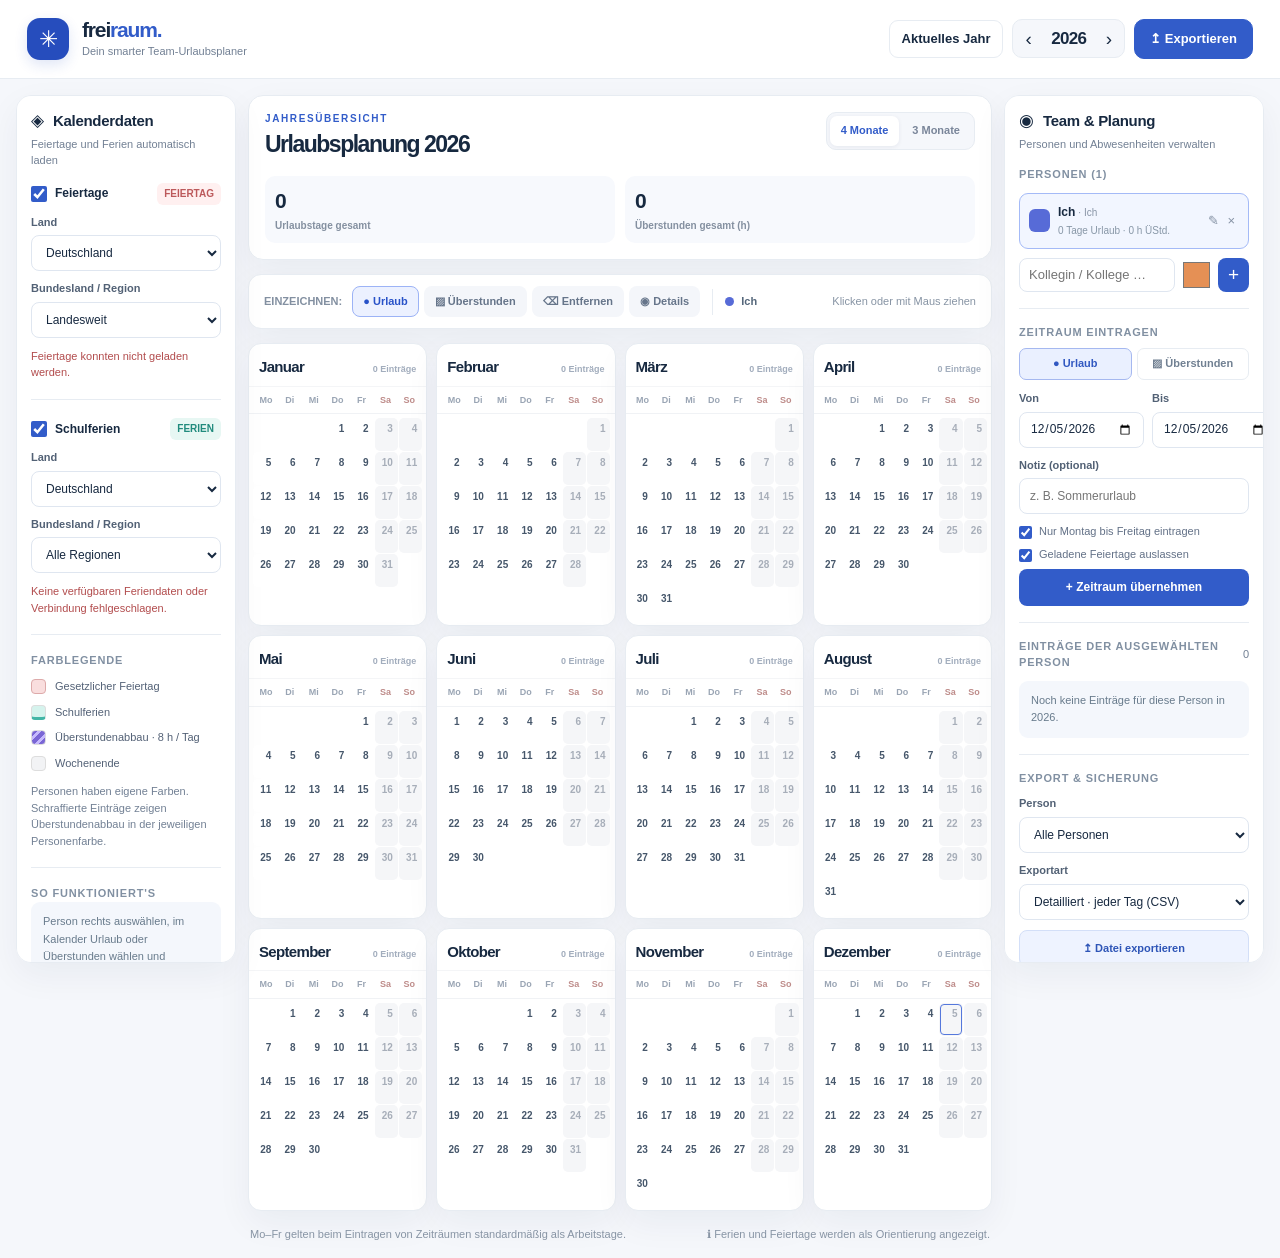
<file: urlaubsplaner.html>
<!DOCTYPE html>
<html lang="de">
<head>
<meta charset="utf-8">
<meta name="viewport" content="width=device-width, initial-scale=1">
<meta name="color-scheme" content="light">
<title>Freiraum – Jahres- & Teamurlaubsplaner</title>
<style>
:root{--ink:#172940;--muted:#728094;--pale:#f5f7fb;--line:#e7ecf2;--blue:#325cc9;--bluep:#e9efff;--white:#fff;--holiday:#c96364;--school:#24a698;--shadow:0 12px 35px rgba(21,43,73,.055)}
*{box-sizing:border-box}html{scroll-behavior:smooth}body{margin:0;background:var(--pale);color:var(--ink);font-family:Inter,ui-sans-serif,-apple-system,BlinkMacSystemFont,"Segoe UI",sans-serif;font-size:13px;line-height:1.42}button,input,select{font:inherit}button{cursor:pointer}button:disabled{opacity:.45;cursor:not-allowed}button:focus-visible,input:focus-visible,select:focus-visible{outline:3px solid #aec4fa;outline-offset:2px}h1,h2,h3,p{margin:0}h2{font-size:15px;letter-spacing:-.02em}h3{font-size:11px;letter-spacing:.075em;text-transform:uppercase;color:#8190a2;font-weight:750}small,.hint{font-size:11px;color:var(--muted)}.app{max-width:1920px;margin:auto}.top{background:#fff;border-bottom:1px solid var(--line);padding:18px 27px;display:flex;gap:20px;align-items:center;justify-content:space-between;flex-wrap:wrap}.brand{display:flex;align-items:center;gap:13px}.logo{display:grid;place-items:center;width:42px;height:42px;background:#264dbd;color:#fff;border-radius:13px;font-size:23px;box-shadow:0 5px 13px #264dbd24}.brand-title{font-size:21px;font-weight:800;letter-spacing:-.055em;line-height:1}.brand-title span{color:var(--blue)}.brand .hint{margin-top:4px;display:block}.top-actions{display:flex;align-items:center;gap:9px;flex-wrap:wrap}.top-button{border:1px solid var(--line);background:#fff;border-radius:9px;padding:9px 12px;color:var(--ink);font-weight:650}.top-button:hover,.iconbtn:hover{background:#f2f6fe}.primary{background:var(--blue);border:1px solid var(--blue);color:white;padding:10px 15px;border-radius:10px;font-weight:740}.primary:hover{background:#254cba}.year-picker{display:flex;align-items:center;background:#f5f7fb;border:1px solid var(--line);border-radius:10px;overflow:hidden}.year-picker button{border:0;background:transparent;padding:9px 12px;font-size:19px;line-height:1;color:var(--ink)}.year-picker strong{font-size:17px;min-width:50px;text-align:center;letter-spacing:-.04em}.workspace{display:grid;grid-template-columns:248px minmax(0,1fr) 295px;align-items:start;gap:18px;padding:20px 21px 38px}.sidebar{background:#fff;border:1px solid var(--line);box-shadow:var(--shadow);border-radius:15px;padding:18px;position:sticky;top:16px;max-height:calc(100vh - 32px);overflow-y:auto;scrollbar-width:thin}.sidebar-heading{display:flex;gap:9px;align-items:center;margin-bottom:6px}.section-sub{color:var(--muted);font-size:11px;margin-bottom:14px}.side-section{padding-bottom:18px;border-bottom:1px solid var(--line);margin-bottom:18px}.side-section:last-child{padding-bottom:0;border:0;margin:0}.section-title{display:flex;align-items:center;justify-content:space-between;gap:5px;margin-bottom:10px}.toggle{display:flex;align-items:center;gap:8px;font-size:12px;font-weight:690;cursor:pointer}.toggle input{accent-color:var(--blue);width:16px;height:16px;margin:0}.tag{font-size:10px;font-weight:700;padding:4px 7px;border-radius:6px}.tag.hol{background:#fff0f0;color:#bc595b}.tag.sch{background:#e7f7f3;color:#218b7d}label.field{display:block;margin-bottom:10px;color:#526175;font-size:11px;font-weight:700}label.field input,label.field select,.field-select{margin-top:5px;width:100%;height:36px;border:1px solid #dfe6f0;border-radius:8px;padding:0 10px;background:#fff;color:var(--ink);font-size:12px;font-weight:500;min-width:0}input[type=date]{min-width:0}.status{font-size:11px;line-height:1.5;margin-top:2px;color:var(--muted);min-height:16px}.status.ok{color:#17846e}.status.err{color:#b24c4d}.help-note{border-radius:9px;background:#f4f7fc;padding:11px 12px;color:#687b8c;font-size:11px;line-height:1.6}.legend{display:grid;gap:10px;margin:10px 0 0}.legend-item{display:flex;align-items:center;gap:9px;color:#536176;font-size:11px}.legend-swatch{width:15px;height:15px;border-radius:4px;flex:none;border:1px solid #ddd}.legend-swatch.holiday{background:#f9dede;border:1px solid #ddaaaa}.legend-swatch.school{background:#d5f3ed;border-bottom:3px solid #42b5a6}.legend-swatch.overtime{background:repeating-linear-gradient(135deg,#7a66d5,#7a66d5 4px,#c6b9fd 4px,#c6b9fd 7px)}.legend-swatch.weekend{background:#f2f3f5}.icon{font-size:17px;line-height:1}.center{min-width:0}.overview{border:1px solid var(--line);border-radius:15px;background:#fff;padding:18px 20px;box-shadow:var(--shadow);margin-bottom:14px}.overview-head{display:flex;align-items:flex-start;justify-content:space-between;gap:14px;flex-wrap:wrap}.eyebrow{text-transform:uppercase;font-size:10px;letter-spacing:.16em;color:var(--blue);font-weight:800;margin-bottom:5px}.overview h1{font-size:23px;font-weight:800;letter-spacing:-.065em;line-height:1.2}.overview-head p{color:var(--muted);font-size:12px;margin-top:5px}.view-switch{display:inline-flex;border-radius:10px;border:1px solid var(--line);background:#f5f7fb;padding:3px;gap:2px}.view-switch button{border:0;background:transparent;border-radius:7px;padding:7px 11px;font-size:11px;font-weight:700;color:#798599}.view-switch button.active{background:#fff;box-shadow:0 1px 4px #10224012;color:var(--blue)}.metrics{display:grid;grid-template-columns:repeat(2,minmax(0,1fr));gap:10px;margin-top:17px}.metric{background:#f7f9fd;border-radius:10px;padding:11px 12px;min-width:0}.metric .value{font-weight:800;font-size:21px;letter-spacing:-.055em;font-variant-numeric:tabular-nums}.metric .lbl{font-size:10px;color:#8490a0;font-weight:700;margin-top:3px}.toolbar{background:#fff;border-radius:13px;border:1px solid var(--line);padding:11px 15px;margin-bottom:14px;display:flex;align-items:center;gap:10px;flex-wrap:wrap;box-shadow:var(--shadow)}.toolbar-label{font-size:11px;color:#8390a1;font-weight:750}.tools{display:flex;gap:5px;flex-wrap:wrap}.tool{border:1px solid transparent;background:#f4f6fa;color:#66758a;border-radius:8px;padding:7px 10px;font-size:11px;font-weight:750;display:flex;align-items:center;gap:5px}.tool.selected{border-color:#9cb3f6;background:#ecf1ff;color:#2852c8}.tools .tool[data-tool="overtime"].selected{background:#eee9ff;color:#7253ad;border-color:#cfc0ef}.tools .tool[data-tool="erase"].selected{background:#fff0f0;color:#b34949;border-color:#f0c6c6}.toolbar-sep{width:1px;height:26px;background:var(--line);margin:0 2px}.toolbar-person{font-size:11px;color:#55677b;font-weight:720;display:flex;gap:7px;align-items:center;white-space:nowrap}.toolbar-person .color-dot{width:9px;height:9px;border-radius:50%}.toolbar-hint{color:#8794a4;font-size:11px;margin-left:auto}.calendar-grid{display:grid;grid-template-columns:repeat(4,minmax(0,1fr));gap:13px}.calendar-grid.three{grid-template-columns:repeat(3,minmax(0,1fr))}.month{background:white;border:1px solid var(--line);border-radius:13px;box-shadow:var(--shadow);min-width:0;overflow:hidden;break-inside:avoid;page-break-inside:avoid}.month-head{display:flex;align-items:baseline;justify-content:space-between;padding:14px 12px 12px}.month-name{font-size:15px;letter-spacing:-.045em;font-weight:800}.month-count{font-size:9px;font-weight:750;color:#a2adbd;white-space:nowrap}.weekday-head,.days{display:grid;grid-template-columns:repeat(7,minmax(0,1fr));}.weekday-head{border-top:1px solid #f4f5f7;border-bottom:1px solid #f0f2f5;padding:7px 5px}.weekday-head span{text-align:center;font-size:9px;color:#9aa5b4;font-weight:800}.weekday-head span:nth-child(n+6){color:#be8c8a}.days{gap:2px;padding:6px;grid-auto-rows:minmax(37px,auto)}.day{border:1px solid transparent;border-radius:5px;min-width:0;min-height:37px;position:relative;padding:3px 1px 2px;user-select:none;-webkit-user-select:none;touch-action:none;overflow:hidden;cursor:crosshair;background:#fff}.day.blank{pointer-events:none;background:transparent;cursor:default}.day.weekend{background:#f5f6f8}.day.holiday{background:#fdf0ef;border-color:#f8e7e5}.day.school{background:#eefaf7;box-shadow:inset 0 -3px #91ded2}.day.holiday.school{background:linear-gradient(135deg,#fdf0ef 0 55%,#e6f7f3 56%);box-shadow:inset 0 -3px #87d8c9}.day.today{outline:1.8px solid #5578dc;outline-offset:-2px}.day:hover:not(.blank){border-color:#c3d0e6;z-index:2}.day.preview{outline:2px solid #446ada;outline-offset:-2px;background:#e5ecff!important}.day-date{display:block;text-align:right;padding-right:3px;font-size:10px;color:#46576b;line-height:13px;font-variant-numeric:tabular-nums;font-weight:690}.day.weekend .day-date{color:#a7aeb9}.day.holiday .day-date{color:#c45f5f}.chips{display:flex;flex-direction:column;gap:1px;margin-top:1px;overflow:hidden}.chip{border-radius:2px;padding:0 1px;line-height:9px;min-height:9px;display:block;width:100%;font-size:7px;font-weight:800;letter-spacing:-.015em;overflow:hidden;text-overflow:clip;white-space:nowrap;text-align:center;color:#fff}.chip.overtime{color:#1e2c49;background-image:repeating-linear-gradient(135deg,transparent,transparent 3px,rgba(255,255,255,.65) 3px,rgba(255,255,255,.65) 5px);border:1px dashed #5f6581;line-height:8px}.more{color:#476581;font-size:8px;font-weight:800;text-align:center;line-height:9px}.day-special{position:absolute;left:2px;top:3px;width:4px;height:4px;border-radius:50%;background:var(--holiday)}.day.school:not(.holiday) .day-special{background:var(--school)}.calendar-foot{display:flex;align-items:center;justify-content:space-between;gap:10px;padding:16px 2px 0;flex-wrap:wrap}.calendar-foot span{font-size:11px;color:#8794a4}.right-side{padding:18px 15px}.right-side .side-section{padding-bottom:16px;margin-bottom:16px}.person-list{display:grid;gap:7px}.person{border:1px solid #edf0f4;border-radius:9px;padding:10px 9px;background:#fff;display:flex;gap:8px;align-items:center;cursor:pointer;min-width:0}.person:hover{background:#f8faff}.person.active{background:#f2f6ff;border-color:#a4baf7}.person input[type=color]{appearance:none;-webkit-appearance:none;width:21px;height:23px;border:0;background:none;padding:0;cursor:pointer;flex:none}.person input[type=color]::-webkit-color-swatch-wrapper{padding:0}.person input[type=color]::-webkit-color-swatch{border:0;border-radius:6px}.person input[type=color]::-moz-color-swatch{border:0;border-radius:6px}.person-main{min-width:0;flex:1}.person-name{font-weight:800;font-size:12px;overflow:hidden;text-overflow:ellipsis;white-space:nowrap}.person-role{font-size:10px;color:#8995a6;margin-left:3px;font-weight:500}.person-stats{color:#8897a7;font-size:10px;margin-top:3px;font-variant-numeric:tabular-nums}.iconbtn{border:0;background:transparent;color:#8592a4;padding:4px;border-radius:6px;font-size:13px;line-height:1}.person-actions{display:flex;align-items:center;gap:0}.add-person{display:grid;grid-template-columns:minmax(0,1fr) 31px 31px;gap:6px;margin-top:9px}.add-person input[type=text]{border:1px solid #dfe6f0;border-radius:8px;min-width:0;height:34px;padding:0 9px}.add-person input[type=color]{height:34px;width:31px;border:0;padding:0;background:transparent;cursor:pointer}.small-primary{border:0;background:var(--blue);color:white;border-radius:8px;font-size:19px;line-height:1}.choice-pills{display:flex;gap:5px;margin:8px 0 11px}.choice-pills label{flex:1;cursor:pointer}.choice-pills input{position:absolute;opacity:0;pointer-events:none}.choice-pills span{display:block;border:1px solid var(--line);border-radius:7px;padding:7px 3px;text-align:center;font-size:11px;font-weight:750;color:#718092}.choice-pills input:checked+span{background:#eaf0ff;color:#3158c1;border-color:#a5b8f0}.choice-pills input[value=overtime]:checked+span{color:#7152a6;background:#f2edff;border-color:#c4b7ed}.two-fields{display:grid;grid-template-columns:1fr 1fr;gap:8px}.checkrow{display:flex;align-items:flex-start;gap:7px;font-size:11px;color:#637187;margin-bottom:7px;cursor:pointer}.checkrow input{accent-color:var(--blue);margin:2px 0 0}.submit-wide{width:100%;border:0;background:var(--blue);color:#fff;border-radius:8px;padding:10px 8px;font-size:12px;font-weight:800}.submit-wide:hover{background:#2249bd}.periods{display:grid;gap:7px}.period{background:#f8f9fc;border:1px solid #eef1f6;padding:8px 9px;border-radius:8px;display:flex;align-items:center;gap:7px}.period-bar{width:3px;align-self:stretch;border-radius:3px}.period-body{flex:1;min-width:0}.period-title{font-size:11px;font-weight:770}.period-sub{font-size:10px;color:#8b97a7;margin-top:3px}.export-select{width:100%;border:1px solid #dfe6f0;border-radius:8px;background:white;height:37px;padding:0 8px;margin-top:6px;font-size:11px;color:#25344c}.export-button{display:flex;justify-content:center;align-items:center;gap:7px;width:100%;border:1px solid #d3dff8;background:#eef3ff;color:#2e55b7;border-radius:8px;padding:10px;font-weight:770;font-size:11px;margin-top:10px}.muted-button{display:block;background:transparent;border:0;color:#788ba5;text-decoration:underline;font-size:11px;padding:6px 0;margin:6px auto 0}.toast{position:fixed;left:50%;bottom:22px;transform:translate(-50%,15px);background:#1f3555;color:#fff;padding:11px 17px;border-radius:10px;box-shadow:0 14px 35px #17243a45;z-index:99;opacity:0;pointer-events:none;transition:opacity .18s,transform .18s;font-size:12px;max-width:min(580px,90vw);text-align:center}.toast.show{opacity:1;transform:translate(-50%,0)}.dialog{width:min(430px,92vw);border:1px solid #dce3ef;border-radius:15px;padding:22px;box-shadow:0 22px 80px #1b29445c;color:var(--ink)}.dialog::backdrop{background:#0d1c33aa;backdrop-filter:blur(2px)}.dialog h2{font-size:20px;margin-bottom:6px}.dialog p{color:var(--muted);font-size:12px;margin-bottom:12px}.dialog-list{display:grid;gap:7px;margin:12px 0;max-height:260px;overflow:auto}.dialog-row{padding:9px 10px;border:1px solid var(--line);border-radius:8px;display:flex;justify-content:space-between;gap:8px;align-items:center;font-size:12px}.dialog-footer{display:flex;justify-content:flex-end;margin-top:15px}.dragging{cursor:crosshair!important}.print-only{display:none}.footnote{margin:12px 0 0;line-height:1.5}.mobile-info{display:none}
@media (max-width:1520px){.workspace{grid-template-columns:220px minmax(0,1fr) 260px;gap:12px;padding:16px}.sidebar{padding:14px}.calendar-grid{gap:9px}.days{padding:4px;gap:1px}.day{min-height:33px}.days{grid-auto-rows:minmax(33px,auto)}.month-head{padding:12px 10px 8px}.metric{padding:10px}.overview{padding:16px}}
@media (max-width:1160px){.workspace{grid-template-columns:206px minmax(0,1fr)}.right-side{grid-column:1 / -1;position:static;max-height:none;display:grid;grid-template-columns:repeat(2,minmax(0,1fr));gap:16px}.right-side>.sidebar-heading,.right-side>.section-sub{grid-column:1/-1}.right-side .side-section{margin:0;padding:0;border:0}.calendar-grid{grid-template-columns:repeat(3,minmax(0,1fr))}.calendar-grid.four{grid-template-columns:repeat(3,minmax(0,1fr))}}
@media (max-width:760px){.top{padding:14px}.workspace{display:flex;flex-direction:column;padding:12px;gap:12px}.sidebar{width:100%;position:static;max-height:none}.left-side{display:grid;grid-template-columns:1fr 1fr;gap:12px}.left-side>.sidebar-heading,.left-side>.section-sub{grid-column:1/-1}.left-side .side-section{border:0;padding:0;margin:0}.left-side .side-section:last-child{grid-column:1/-1}.center{width:100%}.calendar-grid,.calendar-grid.three,.calendar-grid.four{grid-template-columns:repeat(2,minmax(0,1fr))}.overview h1{font-size:20px}.metrics{grid-template-columns:repeat(2,minmax(0,1fr))}.toolbar-hint{display:none}.right-side{display:block}.right-side .side-section{margin-bottom:18px}.mobile-info{display:block}}
@media (max-width:470px){.calendar-grid,.calendar-grid.three,.calendar-grid.four{grid-template-columns:1fr}.top-actions{width:100%;justify-content:space-between}.left-side{display:block}.left-side .side-section{border-bottom:1px solid var(--line);padding-bottom:14px;margin-bottom:14px}.months{min-width:0}.days{grid-auto-rows:45px}.day{min-height:45px}.overview{padding:13px}.year-picker strong{min-width:45px}.top-button{padding:9px}.right-side .side-section{border-bottom:1px solid var(--line);padding-bottom:15px}.weekday-head span{font-size:10px}}

/* Übernahmeübersicht für Jahreskalender/PDF: nur im Druck sichtbar */
.print-periods{display:none}
.print-report-head{margin-bottom:10px}
.print-report-head h2{font-size:18px;color:#172940;letter-spacing:-.03em;margin:0 0 3px}
.print-report-head p{font-size:10px;color:#556678;margin:0}
.print-person-group{margin:0 0 12px;break-inside:avoid-page;page-break-inside:avoid}
.print-person-title{display:flex;align-items:center;gap:8px;padding:7px 0 5px;border-bottom:1px solid #cad3df;margin-bottom:3px}
.print-person-color{width:10px;height:10px;border-radius:2px;display:inline-block;flex:none}
.print-person-title strong{font-size:12px}
.print-person-total{font-size:10px;color:#536477;margin-left:auto}
.print-period-table{border-collapse:collapse;width:100%;table-layout:fixed;font-variant-numeric:tabular-nums}
.print-period-table th,.print-period-table td{padding:5px 6px;border-bottom:1px solid #e0e5ed;text-align:left;vertical-align:top;overflow-wrap:anywhere;font-size:10px}
.print-period-table th{background:#f3f5fa;color:#4b5d74;font-size:9px;font-weight:750}
.print-period-table th:nth-child(1){width:18%}
.print-period-table th:nth-child(2),.print-period-table th:nth-child(3){width:14%}
.print-period-table th:nth-child(4){width:11%}
.print-period-table th:nth-child(5){width:13%}
.print-period-table th:nth-child(6){width:15%}
.print-period-table th:nth-child(7){width:15%}
.print-period-table td.num,.print-period-table th.num{text-align:right}
.print-period-table thead{display:table-header-group}
.print-period-table tr{break-inside:avoid;page-break-inside:avoid}
.print-no-periods{padding:8px 0;color:#6b7989;font-size:10px}

@page{size:A3 landscape;margin:9mm}
@media print{*{-webkit-print-color-adjust:exact!important;print-color-adjust:exact!important}html,body{background:white!important}body{font-size:10px}.app{max-width:none}.top{padding:0 0 8px;border:0}.top-actions,.left-side,.right-side,.toolbar,.view-switch,.calendar-foot,.brand .hint,.section-sub{display:none!important}.workspace{display:block;padding:0}.center{width:100%}.overview{box-shadow:none;border:0;padding:0 0 8px;margin:0}.overview h1{font-size:19px}.overview-head p{font-size:9px;margin-top:3px}.metrics{grid-template-columns:repeat(2,1fr);gap:6px;margin-top:6px}.metric{padding:6px}.metric .value{font-size:15px}.metric .lbl{font-size:8px}.calendar-grid,.calendar-grid.four,.calendar-grid.three{grid-template-columns:repeat(4,minmax(0,1fr))!important;gap:5px}.month{box-shadow:none;border-radius:5px}.month-head{padding:7px 8px 5px}.month-name{font-size:12px}.days{padding:3px;gap:1px;grid-auto-rows:25px}.day{min-height:25px;padding:1px}.day-date{font-size:8px;line-height:10px}.chip{min-height:7px;line-height:7px;font-size:6px}.chip.overtime{line-height:6px}.weekday-head{padding:3px}.weekday-head span{font-size:7px}.print-only{display:block;font-size:9px;color:#59677b}.month-count{font-size:8px}.top .logo{width:26px;height:26px;font-size:15px;border-radius:6px}.top .brand-title{font-size:15px}.overview{break-after:avoid}.print-periods{display:block!important;margin-top:18px;padding-top:12px;border-top:2px solid #cbd4e3}.print-report-head{margin-bottom:8px}.print-person-group{margin-bottom:9px}.print-period-table th,.print-period-table td{padding:4px 6px}}
</style>
</head>
<body>
<div class="app">
  <header class="top">
    <div class="brand"><div class="logo" aria-hidden="true">✳</div><div><div class="brand-title">frei<span>raum.</span></div><span class="hint">Dein smarter Team-Urlaubsplaner</span></div></div>
    <div class="top-actions"><button type="button" class="top-button" id="todayButton">Aktuelles Jahr</button><div class="year-picker"><button type="button" id="prevYear" aria-label="Vorheriges Jahr">‹</button><strong id="yearDisplay">2026</strong><button type="button" id="nextYear" aria-label="Nächstes Jahr">›</button></div><button type="button" class="primary" id="topExport">↥ Exportieren</button></div>
  </header>
  <main class="workspace">
    <aside class="sidebar left-side" aria-label="Feiertage und Schulferien">
      <div class="sidebar-heading"><span class="icon" aria-hidden="true">◈</span><h2>Kalenderdaten</h2></div><p class="section-sub">Feiertage und Ferien automatisch laden</p>
      <section class="side-section"><div class="section-title"><label class="toggle"><input type="checkbox" id="showPublic" checked>Feiertage</label><span class="tag hol">FEIERTAG</span></div><label class="field">Land<select id="publicCountry" aria-label="Land für Feiertage"></select></label><label class="field">Bundesland / Region<select id="publicRegion" aria-label="Region für Feiertage"><option value="">Landesweit</option></select></label><div id="publicStatus" class="status" aria-live="polite">Daten werden geladen …</div></section>
      <section class="side-section"><div class="section-title"><label class="toggle"><input type="checkbox" id="showSchool" checked>Schulferien</label><span class="tag sch">FERIEN</span></div><label class="field">Land<select id="schoolCountry" aria-label="Land für Schulferien"></select></label><label class="field">Bundesland / Region<select id="schoolRegion" aria-label="Region für Schulferien"><option value="">Alle Regionen</option></select></label><div id="schoolStatus" class="status" aria-live="polite">Daten werden geladen …</div></section>
      <section class="side-section"><h3>Farblegende</h3><div class="legend"><div class="legend-item"><span class="legend-swatch holiday"></span> Gesetzlicher Feiertag</div><div class="legend-item"><span class="legend-swatch school"></span> Schulferien</div><div class="legend-item"><span class="legend-swatch overtime"></span> Überstundenabbau · 8 h / Tag</div><div class="legend-item"><span class="legend-swatch weekend"></span> Wochenende</div></div><p class="hint footnote">Personen haben eigene Farben. Schraffierte Einträge zeigen Überstundenabbau in der jeweiligen Personenfarbe.</p></section>
      <section class="side-section"><h3>So funktioniert's</h3><div class="help-note">Person rechts auswählen, im Kalender Urlaub oder Überstunden wählen und einzelne Tage anklicken oder über einen Zeitraum ziehen. Mit „Details“ lassen sich Belegungen eines Tages prüfen. Alle Einträge werden auf diesem Gerät gespeichert.</div></section>
    </aside>
    <section class="center" aria-label="Jahreskalender">
      <div class="overview"><div class="overview-head"><div><div class="eyebrow">Jahresübersicht</div><h1>Urlaubsplanung <span id="headYear">2026</span></h1></div><div class="view-switch" role="group" aria-label="Monate pro Zeile"><button type="button" id="fourCols" class="active">4 Monate</button><button type="button" id="threeCols">3 Monate</button></div></div><div class="metrics"><div class="metric"><div class="value" id="metricVacation">0</div><div class="lbl">Urlaubstage gesamt</div></div><div class="metric"><div class="value" id="metricOvertime">0</div><div class="lbl">Überstunden gesamt (h)</div></div></div></div>
      <div class="toolbar"><span class="toolbar-label">EINZEICHNEN:</span><div class="tools" role="group" aria-label="Kalenderwerkzeug"><button type="button" class="tool selected" data-tool="vacation">● Urlaub</button><button type="button" class="tool" data-tool="overtime">▨ Überstunden</button><button type="button" class="tool" data-tool="erase">⌫ Entfernen</button><button type="button" class="tool" data-tool="inspect">◉ Details</button></div><span class="toolbar-sep"></span><span class="toolbar-person"><span class="color-dot" id="toolbarDot"></span><span id="toolbarName">Ich</span></span><span class="toolbar-hint">Klicken oder mit Maus ziehen</span></div>
      <div id="calendar" class="calendar-grid four" aria-label="Kalender mit 12 Monaten"></div>
      <div class="calendar-foot"><span>Mo–Fr gelten beim Eintragen von Zeiträumen standardmäßig als Arbeitstage.</span><span>ℹ Ferien und Feiertage werden als Orientierung angezeigt.</span></div>
      <section id="printPeriods" class="print-periods" aria-label="Zusammenhängende Zeiträume für die Druckausgabe"></section>
    </section>
    <aside class="sidebar right-side" aria-label="Team und Urlaubsverwaltung">
      <div class="sidebar-heading"><span class="icon" aria-hidden="true">◉</span><h2>Team &amp; Planung</h2></div><p class="section-sub">Personen und Abwesenheiten verwalten</p>
      <section class="side-section"><div class="section-title"><h3>Personen <span id="personCount"></span></h3></div><div id="personList" class="person-list"></div><form id="personForm" class="add-person"><input type="text" id="personName" placeholder="Kollegin / Kollege …" aria-label="Neue Person" maxlength="50" required><input type="color" id="personColor" value="#e59055" aria-label="Farbe für neue Person"><button type="submit" class="small-primary" title="Person hinzufügen" aria-label="Person hinzufügen">+</button></form></section>
      <section class="side-section"><h3>Zeitraum eintragen</h3><form id="rangeForm"><div class="choice-pills"><label><input type="radio" name="rangeType" value="vacation" checked><span>● Urlaub</span></label><label><input type="radio" name="rangeType" value="overtime"><span>▨ Überstunden</span></label></div><div class="two-fields"><label class="field">Von<input type="date" id="rangeStart" required></label><label class="field">Bis<input type="date" id="rangeEnd" required></label></div><label class="field">Notiz (optional)<input type="text" id="rangeNote" placeholder="z. B. Sommerurlaub" maxlength="120"></label><label class="checkrow"><input type="checkbox" id="workdaysOnly" checked> Nur Montag bis Freitag eintragen</label><label class="checkrow"><input type="checkbox" id="skipHolidays" checked> Geladene Feiertage auslassen</label><button class="submit-wide" type="submit">+ Zeitraum übernehmen</button></form></section>
      <section class="side-section"><div class="section-title"><h3>Einträge der ausgewählten Person</h3><span class="hint" id="periodCount"></span></div><div id="periodList" class="periods"></div></section>
      <section class="side-section" id="exportSection"><h3>Export &amp; Sicherung</h3><label class="field" style="margin-top:10px">Person<select id="exportPerson"><option value="all">Alle Personen</option></select></label><label class="field">Exportart<select id="exportKind"><option value="details">Detailliert · jeder Tag (CSV)</option><option value="periods">Zeiträume · gruppiert (CSV)</option><option value="summary">Zusammenfassung (CSV)</option><option value="ics">Kalenderdatei (ICS)</option><option value="print">Jahreskalender / PDF-Druck</option><option value="json">Datensicherung (JSON · alle Jahre)</option></select></label><button type="button" id="exportBtn" class="export-button">↥ Datei exportieren</button><button type="button" id="importBtn" class="muted-button">Sicherung importieren (JSON)</button><input type="file" id="importFile" hidden accept=".json,application/json"><p class="hint footnote">CSV für Excel, ICS für Kalender-Apps. Für PDF den Browserdialog „Als PDF speichern“ verwenden.</p></section>
    </aside>
  </main>
</div>
<div id="toast" class="toast" role="status" aria-live="polite"></div>
<dialog id="dayDialog" class="dialog"><h2 id="dialogTitle">Tagesübersicht</h2><p>Urlaub, Überstunden und regionale Kalenderdaten</p><div class="dialog-list" id="dialogContent"></div><div class="dialog-footer"><button class="top-button" id="dialogClose" type="button">Schließen</button></div></dialog>
<script>
(()=>{'use strict';
const KEY='freiraum-urlaubsplaner-v1';
const statesDE=[['DE-BW','Baden-Württemberg'],['DE-BY','Bayern'],['DE-BE','Berlin'],['DE-BB','Brandenburg'],['DE-HB','Bremen'],['DE-HH','Hamburg'],['DE-HE','Hessen'],['DE-MV','Mecklenburg-Vorpommern'],['DE-NI','Niedersachsen'],['DE-NW','Nordrhein-Westfalen'],['DE-RP','Rheinland-Pfalz'],['DE-SL','Saarland'],['DE-SN','Sachsen'],['DE-ST','Sachsen-Anhalt'],['DE-SH','Schleswig-Holstein'],['DE-TH','Thüringen']];
const defaultCountries=['DE','AT','CH','FR','IT','ES','NL','BE','LU','DK','SE','NO','FI','PL','CZ','SK','HU','PT','GB','IE','GR','HR','SI','RO','BG','TR','US','CA','AU','NZ','JP','IN','BR','MX','ZA'];
const months=['Januar','Februar','März','April','Mai','Juni','Juli','August','September','Oktober','November','Dezember'];
const weekdays=['Mo','Di','Mi','Do','Fr','Sa','So'];
const $=id=>document.getElementById(id);
const id=()=>typeof crypto!=='undefined'&&crypto.randomUUID?crypto.randomUUID():'id-'+Date.now()+'-'+Math.random().toString(16).slice(2);
const esc=s=>String(s??'').replace(/[&<>"']/g,c=>({'&':'&amp;','<':'&lt;','>':'&gt;','"':'&quot;',"'":'&#39;'}[c]));
const pad=n=>String(n).padStart(2,'0');
const ymd=(y,m,d)=>`${y}-${pad(m)}-${pad(d)}`;
const parseDate=s=>/^\d{4}-\d{2}-\d{2}$/.test(s||'')?new Date(s+'T12:00:00'):new Date(NaN);
const niceDate=s=>{const d=parseDate(s);return isNaN(d)?'–':d.toLocaleDateString('de-DE',{day:'2-digit',month:'2-digit',year:'numeric'});};
const isoWeekday=s=>{let n=parseDate(s).getDay();return (n+6)%7;};
const dayAfter=s=>{const d=parseDate(s);d.setDate(d.getDate()+1);return ymd(d.getFullYear(),d.getMonth()+1,d.getDate());};
const iterateDays=(a,b,cb)=>{if(a>b)[a,b]=[b,a];let d=parseDate(a),end=parseDate(b);let count=0;while(d<=end&&count<1600){cb(ymd(d.getFullYear(),d.getMonth()+1,d.getDate()));d.setDate(d.getDate()+1);count++;}};
const localized=arr=>typeof arr==='string'?arr:(Array.isArray(arr)?(arr.find(x=>String(x.language).toLowerCase()==='de')||arr.find(x=>String(x.language).toLowerCase()==='en')||arr[0])?.text:'')||'';
const displayNames=typeof Intl.DisplayNames==='function'?new Intl.DisplayNames(['de'],{type:'region'}):null;
const countryLabel=code=>{try{return displayNames?.of(code)||code;}catch{return code;}};
const validHex=v=>/^#[0-9a-fA-F]{6}$/.test(v||'');
function readState(){let base={year:new Date().getFullYear(),cols:4,people:[{id:'me',name:'Ich',color:'#576bd7',own:true}],entries:[],active:'me',tool:'vacation',publicCountry:'DE',publicRegion:'',schoolCountry:'DE',schoolRegion:'',showPublic:true,showSchool:true};try{let x=JSON.parse(localStorage.getItem(KEY));if(!x||typeof x!=='object')return base;let p=Array.isArray(x.people)?x.people.filter(p=>p&&typeof p.id==='string'&&typeof p.name==='string').slice(0,120).map(p=>({id:p.id,name:p.name.slice(0,50),color:validHex(p.color)?p.color:'#576bd7',own:!!p.own})):[];if(!p.length)p=base.people;let allowed=new Set(p.map(a=>a.id));let ent=Array.isArray(x.entries)?x.entries.filter(e=>e&&allowed.has(e.personId)&&/^\d{4}-\d{2}-\d{2}$/.test(e.date||'')&&['vacation','overtime'].includes(e.type)).slice(0,100000).map(e=>({personId:e.personId,date:e.date,type:e.type,note:String(e.note||'').slice(0,120)})):[];return {...base,...x,people:p,entries:ent,active:allowed.has(x.active)?x.active:p[0].id,year:Number.isInteger(x.year)&&x.year>=1900&&x.year<=2100?x.year:base.year,cols:x.cols===3?3:4,tool:['vacation','overtime','erase','inspect'].includes(x.tool)?x.tool:'vacation',publicCountry:/^[A-Z]{2}$/.test(x.publicCountry||'')?x.publicCountry:'DE',schoolCountry:/^[A-Z]{2}$/.test(x.schoolCountry||'')?x.schoolCountry:'DE',publicRegion:typeof x.publicRegion==='string'?x.publicRegion:'',schoolRegion:typeof x.schoolRegion==='string'?x.schoolRegion:'',showPublic:x.showPublic!==false,showSchool:x.showSchool!==false};}catch{return base;}}
let S=readState();const runtime={countries:new Set(defaultCountries),subdivisions:{},publicItems:[],schoolItems:[],publicByDay:new Map(),schoolByDay:new Map(),req:0,regionReq:{public:0,school:0},drag:null,printPerson:'all',toastTimeout:0};
function save(){try{let {year,cols,people,entries,active,tool,publicCountry,publicRegion,schoolCountry,schoolRegion,showPublic,showSchool}=S;localStorage.setItem(KEY,JSON.stringify({year,cols,people,entries,active,tool,publicCountry,publicRegion,schoolCountry,schoolRegion,showPublic,showSchool}));}catch{toast('Lokales Speichern fehlgeschlagen. Bitte einen JSON-Export erstellen.');}}
function toast(t){let el=$('toast');el.textContent=t;el.classList.add('show');clearTimeout(runtime.toastTimeout);runtime.toastTimeout=setTimeout(()=>el.classList.remove('show'),3600);}
const person=id=>S.people.find(p=>p.id===id);
const entriesInYear=()=>S.entries.filter(e=>e.date.slice(0,4)===String(S.year));
function dayMap(){const map=new Map();for(let e of entriesInYear()){if(runtime.printPerson!=='all'&&e.personId!==runtime.printPerson)continue;let list=map.get(e.date)||[];list.push(e);map.set(e.date,list);}return map;}
function statsFor(id){let a=entriesInYear().filter(e=>e.personId===id);let v=a.filter(e=>e.type==='vacation').length,o=a.filter(e=>e.type==='overtime').length;return {v,o,h:o*8};}
function renderAll(){renderHeader();renderPeople();renderCalendar();renderPeriods();renderExports();}
function renderHeader(){ $('yearDisplay').textContent=S.year;$('headYear').textContent=S.year;let e=entriesInYear().filter(x=>runtime.printPerson==='all'||x.personId===runtime.printPerson),v=e.filter(x=>x.type==='vacation').length,o=e.filter(x=>x.type==='overtime').length;
$('metricVacation').textContent=v;$('metricOvertime').textContent=o*8;
$('fourCols').classList.toggle('active',S.cols===4);$('threeCols').classList.toggle('active',S.cols===3);let c=$('calendar');c.classList.toggle('four',S.cols===4);c.classList.toggle('three',S.cols===3);for(let b of document.querySelectorAll('[data-tool]')){b.classList.toggle('selected',b.dataset.tool===S.tool);b.setAttribute('aria-pressed',String(b.dataset.tool===S.tool));}
let p=person(S.active);$('toolbarName').textContent=p?.name||'–';$('toolbarDot').style.background=p?.color||'#999';$('personCount').textContent=`(${S.people.length})`;
}
function renderPeople(){let box=$('personList');box.innerHTML=S.people.map(p=>{let t=statsFor(p.id);return `<div class="person ${p.id===S.active?'active':''}" data-person="${esc(p.id)}" role="button" tabindex="0" aria-label="${esc(p.name)} auswählen" aria-pressed="${p.id===S.active}"><input type="color" value="${esc(p.color)}" data-color="${esc(p.id)}" aria-label="Farbe ändern: ${esc(p.name)}" title="Farbe ändern"><div class="person-main"><div class="person-name">${esc(p.name)}${p.own?'<span class="person-role">· Ich</span>':''}</div><div class="person-stats">${t.v} Tage Urlaub · ${t.h} h ÜStd.</div></div><div class="person-actions"><button type="button" class="iconbtn" data-rename="${esc(p.id)}" title="Umbenennen" aria-label="${esc(p.name)} umbenennen">✎</button><button type="button" class="iconbtn" data-remove-person="${esc(p.id)}" title="Person entfernen" aria-label="${esc(p.name)} entfernen">×</button></div></div>`;}).join('');}
function renderCalendar(){let map=dayMap(),publicMap=runtime.publicByDay,schoolMap=runtime.schoolByDay,today=new Date(),todayIso=ymd(today.getFullYear(),today.getMonth()+1,today.getDate());let html='';for(let m=0;m<12;m++){let first=(new Date(S.year,m,1).getDay()+6)%7,days=new Date(S.year,m+1,0).getDate(),n=0,count=0;
let cells='';for(let k=0;k<first;k++)cells+='<div class="day blank" aria-hidden="true"></div>';
for(let d=1;d<=days;d++){let date=ymd(S.year,m+1,d),w=isoWeekday(date),ev=map.get(date)||[],hol=S.showPublic?(publicMap.get(date)||[]):[],sch=S.showSchool?(schoolMap.get(date)||[]):[];count+=ev.length;n++;
let classes=['day',w>=5?'weekend':'',hol.length?'holiday':'',sch.length?'school':'',todayIso===date?'today':''].filter(Boolean).join(' ');
let tooltip=[niceDate(date),...hol.map(x=>'Feiertag: '+x.name),...sch.slice(0,3).map(x=>'Ferien: '+x.name),...ev.map(e=>`${person(e.personId)?.name||'?'}: ${e.type==='vacation'?'Urlaub':'Überstunden (8 h)'}${e.note?' – '+e.note:''}`)].join('\n');
let chips=ev.slice(0,2).map(e=>{let p=person(e.personId);if(!p)return '';let label=Array.from(p.name).slice(0,2).join('').toUpperCase()+(e.type==='overtime'?' ≋':'');return `<span class="chip ${e.type==='overtime'?'overtime':''}" style="background-color:${p.color}" title="${esc(p.name)} – ${e.type==='vacation'?'Urlaub':'8 h Überstunden'}">${esc(label)}</span>`;}).join('');if(ev.length>2)chips+=`<span class="more">+${ev.length-2}</span>`;
cells+=`<div class="${classes}" data-date="${date}" title="${esc(tooltip)}" role="button" tabindex="0" aria-label="${esc(tooltip.replace(/\n/g,', '))}"><span class="day-date">${d}</span>${(hol.length||sch.length)?'<span class="day-special"></span>':''}<div class="chips">${chips}</div></div>`;}
let total=first+days;for(let i=total;i<Math.ceil(total/7)*7;i++)cells+='<div class="day blank" aria-hidden="true"></div>';
html+=`<section class="month" aria-label="${months[m]} ${S.year}"><header class="month-head"><span class="month-name">${months[m]}</span><span class="month-count">${count} Einträge</span></header><div class="weekday-head">${weekdays.map(w=>`<span>${w}</span>`).join('')}</div><div class="days">${cells}</div></section>`;}
$('calendar').innerHTML=html;}
function canGroupDates(a,b){if(dayAfter(a)===b)return true;let cur=dayAfter(a),steps=0;while(cur<b&&steps++<7){if(isoWeekday(cur)<5&&!runtime.publicByDay.has(cur))return false;cur=dayAfter(cur);}return cur===b;}
function periodsFor(id){let list=entriesInYear().filter(e=>e.personId===id).sort((a,b)=>a.date.localeCompare(b.date));let groups=[];for(let e of list){let last=groups[groups.length-1];if(last&&last.type===e.type&&last.note===e.note&&canGroupDates(last.end,e.date)){last.end=e.date;last.dates.push(e.date);}else groups.push({start:e.date,end:e.date,type:e.type,note:e.note,dates:[e.date]});}return groups;}

function renderPrintPeriods(pid){
  const people=S.people.filter(p=>pid==='all'||p.id===pid);
  let html=`<div class="print-report-head"><h2>Zusammenhängende Zeiträume · ${S.year}</h2></div>`;
  for(const p of people){
    const periods=periodsFor(p.id),totals=statsFor(p.id);
    html+=`<section class="print-person-group"><div class="print-person-title"><span class="print-person-color" style="background:${p.color}"></span><strong>${esc(p.name)}</strong><span class="print-person-total">${totals.v} Urlaubstage · ${totals.o} Überstundentage / ${totals.h} Stunden</span></div>`;
    if(!periods.length){html+='<p class="print-no-periods">Keine Einträge in diesem Jahr.</p></section>';continue;}
    html+=`<table class="print-period-table"><thead><tr><th>Art</th><th>Von</th><th>Bis</th><th class="num">Urlaubstage</th><th class="num">ÜS-Tage</th><th class="num">ÜS-Stunden</th><th>Notiz</th></tr></thead><tbody>`;
    for(const g of periods){
      const vacation=g.type==='vacation',days=g.dates.length;
      html+=`<tr><td>${vacation?'Urlaub':'Überstundenabbau'}</td><td>${niceDate(g.start)}</td><td>${niceDate(g.end)}</td><td class="num">${vacation?days:'–'}</td><td class="num">${vacation?'–':days}</td><td class="num">${vacation?'–':days*8}</td><td>${esc(g.note||'')}</td></tr>`;
    }
    html+='</tbody></table></section>';
  }
  if(!people.length)html+='<p class="print-no-periods">Keine Personen für den Export vorhanden.</p>';
  $('printPeriods').innerHTML=html;
}
function renderPeriods(){let groups=periodsFor(S.active);$('periodCount').textContent=String(groups.length);let p=person(S.active);$('periodList').innerHTML=groups.length?groups.slice(0,9).map((g,i)=>`<div class="period"><span class="period-bar" style="background:${p?.color||'#999'}"></span><div class="period-body"><div class="period-title">${g.type==='vacation'?'Urlaub':'Überstunden'} · ${g.dates.length} ${g.type==='vacation'?'Tage':'× 8 h'}</div><div class="period-sub">${niceDate(g.start)}${g.start!==g.end?' – '+niceDate(g.end):''}${g.note?' · '+esc(g.note):''}</div></div><button type="button" class="iconbtn" data-delete-period="${i}" title="Zeitraum löschen" aria-label="Zeitraum löschen">×</button></div>`).join('')+(groups.length>9?`<small>… und ${groups.length-9} weitere Zeiträume</small>`:''):'<div class="help-note">Noch keine Einträge für diese Person in '+S.year+'.</div>';}
function renderExports(){let selected=$('exportPerson').value;let html='<option value="all">Alle Personen</option>'+S.people.map(p=>`<option value="${esc(p.id)}">${esc(p.name)}</option>`).join('');$('exportPerson').innerHTML=html;$('exportPerson').value=selected==='all'||person(selected)?selected:'all';}
function setTool(t){S.tool=t;save();renderHeader();}
function addRange(personId,start,end,type,note,weekdaysOnly,excludePublic){if(!person(personId)){toast('Bitte zuerst eine Person auswählen.');return;}if(!start||!end||isNaN(parseDate(start))||isNaN(parseDate(end))){toast('Bitte gültige Datumsangaben eingeben.');return;}if(start>end){toast('Das Enddatum liegt vor dem Anfangsdatum.');return;}let startD=parseDate(start),endD=parseDate(end),diff=Math.round((endD-startD)/86400000);if(diff>1095){toast('Ein Zeitraum darf höchstens drei Jahre umfassen.');return;}let keys=new Map(S.entries.map(e=>[`${e.personId}|${e.date}`,e]));let n=0;iterateDays(start,end,date=>{if(weekdaysOnly&&isoWeekday(date)>4)return;if(excludePublic&&runtime.publicByDay.has(date))return;keys.set(personId+'|'+date,{personId,date,type,note:note||''});n++;});S.entries=[...keys.values()].sort((a,b)=>a.date.localeCompare(b.date));save();renderAll();toast(n?`${n} Tag${n!==1?'e':''} als ${type==='vacation'?'Urlaub':'Überstunden'} eingetragen.`:'Keine Tage eingetragen (Wochenenden/Feiertage ausgeschlossen).');}
function eraseRange(personId,start,end){let count=0;S.entries=S.entries.filter(e=>{if(e.personId===personId&&e.date>=start&&e.date<=end){count++;return false;}return true;});if(count){save();renderAll();}toast(`${count} Eintrag${count!==1?'e':''} entfernt.`);}
function inspectDay(date){let list=S.entries.filter(e=>e.date===date),pub=runtime.publicByDay.get(date)||[],sch=runtime.schoolByDay.get(date)||[];$('dialogTitle').textContent=niceDate(date);let h='';for(let item of pub){h+=`<div class="dialog-row"><span>■ Feiertag: ${esc(item.name)}</span><span class="tag hol">Feiertag</span></div>`;}for(let item of sch){h+=`<div class="dialog-row"><span>■ Ferien: ${esc(item.name)}</span><span class="tag sch">Ferien</span></div>`;}for(let e of list){let p=person(e.personId);h+=`<div class="dialog-row"><div><span style="color:${p?.color||'#555'}">●</span> <b>${esc(p?.name||'?')}</b> · ${e.type==='vacation'?'Urlaub':'Überstunden (8 h)'}${e.note?`<div class="hint">${esc(e.note)}</div>`:''}</div><button class="iconbtn" type="button" data-remove-day="${esc(e.personId)}" data-date="${date}" title="Diesen Eintrag entfernen" aria-label="Eintrag entfernen">×</button></div>`;}$('dialogContent').innerHTML=h||'<div class="help-note">Keine Einträge für diesen Tag.</div>';$('dayDialog').showModal();}
function updatePreview(){let d=runtime.drag;if(!d)return;let from=d.start<d.end?d.start:d.end,to=d.start>d.end?d.start:d.end;document.querySelectorAll('.day.preview').forEach(el=>el.classList.remove('preview'));for(let el of document.querySelectorAll('.day[data-date]')){if(el.dataset.date>=from&&el.dataset.date<=to)el.classList.add('preview');}}
function endDrag(cancel){let d=runtime.drag;if(!d)return;runtime.drag=null;document.body.classList.remove('dragging');document.querySelectorAll('.day.preview').forEach(el=>el.classList.remove('preview'));if(cancel)return;let from=d.start<d.end?d.start:d.end,to=d.start>d.end?d.start:d.end;if(S.tool==='erase')eraseRange(S.active,from,to);else addRange(S.active,from,to,S.tool,'',$('workdaysOnly').checked,$('skipHolidays').checked);}
function updateRegions(kind){let country=S[kind+'Country'],which=$(kind+'Region'),old=S[kind+'Region'];let de=country==='DE'?statesDE:[];let items=runtime.subdivisions[country]||de;
which.innerHTML=`<option value="">${kind==='school'?'Alle Regionen':'Landesweit'}</option>`+items.map(([code,name])=>`<option value="${esc(code)}">${esc(name)}</option>`).join('');which.value=items.some(([code])=>code===old)?old:'';if(!items.some(([code])=>code===old))S[kind+'Region']='';
if(!runtime.subdivisions[country]&&country!=='DE')loadRegions(kind,country);}
async function fetchJson(url){let ctrl=new AbortController(),timer=setTimeout(()=>ctrl.abort(),13000);try{let resp=await fetch(url,{signal:ctrl.signal,headers:{Accept:'application/json'}});if(!resp.ok)throw new Error(`HTTP ${resp.status}`);return await resp.json();}finally{clearTimeout(timer);}}
function openUrl(path,params){return 'https://openholidaysapi.org/'+path+'?'+new URLSearchParams(params);}
async function loadRegions(kind,country){let request=++runtime.regionReq[kind];try{let data=await fetchJson(openUrl('Subdivisions',{countryIsoCode:country}));let byCode=new Map();let walk=(items)=>{for(let x of items||[]){if(typeof x.code==='string'&&!byCode.has(x.code))byCode.set(x.code,localized(x.name)||x.shortName||x.code);walk(x.children);}};walk(data);runtime.subdivisions[country]=[...byCode].sort((a,b)=>a[1].localeCompare(b[1],'de'));if(request===runtime.regionReq[kind]&&S[kind+'Country']===country)updateRegions(kind);}catch{runtime.subdivisions[country]=[];if(request===runtime.regionReq[kind]&&S[kind+'Country']===country)updateRegions(kind);}}
function fillCountries(){let countries=[...runtime.countries].sort((a,b)=>countryLabel(a).localeCompare(countryLabel(b),'de'));for(let kind of ['public','school']){let which=$(kind+'Country'),val=S[kind+'Country'];which.innerHTML=countries.map(code=>`<option value="${code}">${esc(countryLabel(code))}</option>`).join('');if(!runtime.countries.has(val)){which.insertAdjacentHTML('beforeend',`<option value="${esc(val)}">${esc(countryLabel(val))}</option>`);}which.value=val;}}
async function loadCountries(){let jobs=[fetchJson(openUrl('Countries',{})),fetchJson('https://date.nager.at/api/v3/AvailableCountries')];let a=await Promise.allSettled(jobs);for(let r of a){if(r.status!=='fulfilled'||!Array.isArray(r.value))continue;for(let c of r.value){let code=c.isoCode||c.countryCode;if(/^[A-Z]{2}$/.test(code))runtime.countries.add(code);}}fillCountries();}
function normalOpen(arr,kind,region){let out=[];for(let x of Array.isArray(arr)?arr:[]){if(!x.startDate||!x.endDate)continue;if(kind==='public'&&x.type!=='Public')continue;if(kind==='school'&&x.type!=='School')continue;if(kind==='public'&&!region&&!x.nationwide)continue;let name=localized(x.name)||'Ohne Bezeichnung';out.push({name,start:x.startDate,end:x.endDate,id:x.id||`${name}|${x.startDate}`});}return out;}
function normalNager(arr,region){let out=[];for(let x of Array.isArray(arr)?arr:[]){let typ=x.holidayTypes||x.types||[],national=x.nationalHoliday??x.global??false,regions=x.subdivisionCodes||x.counties||[];if(!x.date||!typ.includes('Public'))continue;if(region?(!national&&!regions.includes(region)):!national)continue;out.push({name:x.localName||x.name||'Feiertag',start:x.date,end:x.date,id:x.date+'|'+x.name});}return out;}
function expandItems(items){let map=new Map();for(let item of items){iterateDays(item.start,item.end,d=>{if(d.slice(0,4)!==String(S.year))return;let row=map.get(d)||[];if(!row.some(x=>x.name===item.name))row.push({name:item.name,id:item.id});map.set(d,row);});}return map;}
async function getPublic(country,region,year){try{let items=normalOpen(await fetchJson(openUrl('PublicHolidays',{countryIsoCode:country,validFrom:ymd(year,1,1),validTo:ymd(year,12,31),...(region?{subdivisionCode:region}:{})})),'public',region);if(items.length)return {items,source:'OpenHolidays'};}catch(e){}let data;try{data=await fetchJson(`https://nagerholidays.com/api/v4/Holidays/${country}/${year}`);}catch{data=await fetchJson(`https://date.nager.at/api/v3/PublicHolidays/${year}/${country}`);}return {items:normalNager(data,region),source:'Nager.Date'};}
async function getSchool(country,region,year){let params={countryIsoCode:country,validFrom:ymd(year,1,1),validTo:ymd(year,12,31),...(region?{subdivisionCode:region}:{})};let x=await fetchJson(openUrl('SchoolHolidays',params));return {items:normalOpen(x,'school',region),source:'OpenHolidays'};}
async function refreshRemote(){let req=++runtime.req;let year=S.year,pc=S.publicCountry,pr=S.publicRegion,sc=S.schoolCountry,sr=S.schoolRegion;
$('publicStatus').textContent='Feiertage werden geladen …';$('schoolStatus').textContent='Schulferien werden geladen …';$('publicStatus').className='status';$('schoolStatus').className='status';runtime.publicByDay=new Map();runtime.schoolByDay=new Map();renderCalendar();
let jobs=[getPublic(pc,pr,year),getSchool(sc,sr,year)];let results=await Promise.allSettled(jobs);if(req!==runtime.req)return;
for(let i=0;i<2;i++){let kind=i===0?'public':'school',r=results[i],stat=$(kind+'Status');if(r.status==='fulfilled'){let items=r.value.items;runtime[kind+'Items']=items;runtime[kind+'ByDay']=expandItems(items);stat.textContent=items.length?`${items.length} Zeiträume · ${r.value.source}`:`Keine Daten für ${year} / diese Auswahl`;stat.className='status '+(items.length?'ok':'');}else{runtime[kind+'Items']=[];runtime[kind+'ByDay']=new Map();stat.textContent=kind==='public'?'Feiertage konnten nicht geladen werden.':'Keine verfügbaren Feriendaten oder Verbindung fehlgeschlagen.';stat.className='status err';}}
renderCalendar();}
function choosePerson(pid){if(!person(pid))return;S.active=pid;save();renderAll();}
function removePerson(pid){let p=person(pid);if(!p)return;if(S.people.length<=1){toast('Mindestens eine Person muss erhalten bleiben.');return;}let n=S.entries.filter(e=>e.personId===pid).length;if(!confirm(`„${p.name}“ und ${n} zugehörige Einträge dauerhaft löschen?`))return;S.people=S.people.filter(x=>x.id!==pid);S.entries=S.entries.filter(x=>x.personId!==pid);if(S.active===pid)S.active=S.people[0].id;save();renderAll();}
function downloadFile(filename,content,mime){const b=new Blob([content],{type:mime}),u=URL.createObjectURL(b),a=document.createElement('a');a.href=u;a.download=filename;document.body.append(a);a.click();a.remove();setTimeout(()=>URL.revokeObjectURL(u),2000);}
function safeCsv(value){let s=String(value??'');if(/^[\s]*[=+@-]/.test(s))s="'"+s;return '"'+s.replace(/"/g,'""')+'"';}
function csv(rows){return '\ufeff'+rows.map(r=>r.map(safeCsv).join(';')).join('\r\n')+'\r\n';}
function getExportEntries(pid){return entriesInYear().filter(e=>pid==='all'||e.personId===pid).sort((a,b)=>a.date.localeCompare(b.date)||((person(a.personId)?.name||'').localeCompare(person(b.personId)?.name||'')));}
function getExports(kind,pid){let items=getExportEntries(pid),base=`Urlaubsplanung_${S.year}_${pid==='all'?'Team':(person(pid)?.name||'Person').replace(/[^\p{L}\p{N}_-]/gu,'_')}`;
if(kind==='details'){let rows=[['Person','Eigen','Datum','Wochentag','Art','Urlaubstage','Überstunden (h)','Notiz','Feiertage','Schulferien']];for(let e of items){let p=person(e.personId);rows.push([p?.name||'',p?.own?'Ja':'Nein',niceDate(e.date),weekdays[isoWeekday(e.date)],e.type==='vacation'?'Urlaub':'Überstunden',e.type==='vacation'?1:0,e.type==='overtime'?8:0,e.note,(runtime.publicByDay.get(e.date)||[]).map(x=>x.name).join(' / '),(runtime.schoolByDay.get(e.date)||[]).map(x=>x.name).join(' / ')]);}downloadFile(base+'_Detail.csv',csv(rows),'text/csv;charset=utf-8;');}
else if(kind==='summary'){let rows=[['Jahr','Person','Eigen','Urlaubstage','Überstundentage','Überstunden (h)','Gesamte Abwesenheitstage']];let selected=S.people.filter(p=>pid==='all'||p.id===pid);for(let p of selected){let s=statsFor(p.id);rows.push([S.year,p.name,p.own?'Ja':'Nein',s.v,s.o,s.h,s.v+s.o]);}if(pid==='all'){let v=selected.reduce((n,p)=>n+statsFor(p.id).v,0),o=selected.reduce((n,p)=>n+statsFor(p.id).o,0);rows.push([S.year,'GESAMT','',v,o,o*8,v+o]);}downloadFile(base+'_Zusammenfassung.csv',csv(rows),'text/csv;charset=utf-8;');}
else if(kind==='periods'){let rows=[['Jahr','Person','Art','Von','Bis','Tage','Stunden','Notiz']];for(let p of S.people.filter(p=>pid==='all'||p.id===pid))for(let g of periodsFor(p.id))rows.push([S.year,p.name,g.type==='vacation'?'Urlaub':'Überstunden',niceDate(g.start),niceDate(g.end),g.dates.length,g.type==='overtime'?g.dates.length*8:0,g.note]);downloadFile(base+'_Zeitraeume.csv',csv(rows),'text/csv;charset=utf-8;');}
else if(kind==='ics'){let escapeIcs=s=>String(s||'').replace(/\\/g,'\\\\').replace(/\n/g,'\\n').replace(/,/g,'\\,').replace(/;/g,'\\;');let lines=['BEGIN:VCALENDAR','VERSION:2.0','PRODID:-//Freiraum//Urlaubsplaner//DE','CALSCALE:GREGORIAN','METHOD:PUBLISH','X-WR-CALNAME:Urlaubsplanung '+S.year];let now=new Date().toISOString().replace(/[-:]/g,'').replace(/\.\d{3}/,'');for(let e of items){let p=person(e.personId),next=dayAfter(e.date);lines.push('BEGIN:VEVENT',`UID:${encodeURIComponent(e.personId)}-${e.date}@freiraum.local`,`DTSTAMP:${now}`,`DTSTART;VALUE=DATE:${e.date.replace(/-/g,'')}`,`DTEND;VALUE=DATE:${next.replace(/-/g,'')}`,`SUMMARY:${escapeIcs((e.type==='vacation'?'Urlaub':'Überstundenabbau')+' · '+(p?.name||'?'))}`,`DESCRIPTION:${escapeIcs((e.type==='overtime'?'8 Stunden. ':'')+e.note)}`,'END:VEVENT');}lines.push('END:VCALENDAR');downloadFile(base+'.ics',lines.join('\r\n')+'\r\n','text/calendar;charset=utf-8;');}
else if(kind==='json'){let backup={format:'freiraum-backup',version:1,exportedAt:new Date().toISOString(),...S};downloadFile(`Freiraum_Datensicherung_${S.year}.json`,JSON.stringify(backup,null,2),'application/json');}
else if(kind==='print'){runtime.printPerson=pid;renderHeader();renderCalendar();renderPrintPeriods(pid);$('headYear').textContent=S.year+(pid==='all'?'':' · '+(person(pid)?.name||''));window.print();}}
function start(){fillCountries();updateRegions('public');updateRegions('school');$('showPublic').checked=S.showPublic;$('showSchool').checked=S.showSchool;let today=new Date(),d=ymd(today.getFullYear(),today.getMonth()+1,today.getDate());$('rangeStart').value=d;$('rangeEnd').value=d;renderAll();refreshRemote();loadCountries();
$('prevYear').addEventListener('click',()=>setYear(S.year-1));$('nextYear').addEventListener('click',()=>setYear(S.year+1));$('todayButton').addEventListener('click',()=>setYear(new Date().getFullYear()));
function setYear(y){if(y<1900||y>2100){toast('Bitte ein Jahr zwischen 1900 und 2100 wählen.');return;}S.year=y;save();renderAll();refreshRemote();}
$('fourCols').addEventListener('click',()=>{S.cols=4;save();renderAll();});$('threeCols').addEventListener('click',()=>{S.cols=3;save();renderAll();});
for(let b of document.querySelectorAll('[data-tool]'))b.addEventListener('click',()=>setTool(b.dataset.tool));
$('personForm').addEventListener('submit',e=>{e.preventDefault();let name=$('personName').value.trim();if(!name){toast('Bitte einen Namen eingeben.');return;}let p={id:id(),name,color:$('personColor').value,own:false};S.people.push(p);S.active=p.id;$('personName').value='';save();renderAll();toast('Person hinzugefügt.');});
$('personList').addEventListener('click',e=>{let el=e.target.closest('[data-rename],[data-remove-person],[data-person]');if(!el)return;if(el.dataset.rename){let p=person(el.dataset.rename);if(!p)return;let name=prompt('Neuer Name:',p.name);if(name===null)return;name=name.trim().slice(0,50);if(!name){toast('Name darf nicht leer sein.');return;}p.name=name;save();renderAll();return;}if(el.dataset.removePerson){removePerson(el.dataset.removePerson);return;}if(e.target.closest('input[type=color]'))return;if(el.dataset.person)choosePerson(el.dataset.person);});
$('personList').addEventListener('keydown',e=>{if((e.key==='Enter'||e.key===' ')&&e.target.matches('[data-person]')){e.preventDefault();choosePerson(e.target.dataset.person);}});
$('personList').addEventListener('change',e=>{if(!e.target.matches('[data-color]'))return;let p=person(e.target.dataset.color);if(p&&validHex(e.target.value)){p.color=e.target.value;save();renderAll();}});
$('rangeForm').addEventListener('submit',e=>{e.preventDefault();let type=document.querySelector('input[name=rangeType]:checked').value;addRange(S.active,$('rangeStart').value,$('rangeEnd').value,type,$('rangeNote').value.trim(),$('workdaysOnly').checked,$('skipHolidays').checked);});
$('periodList').addEventListener('click',e=>{let b=e.target.closest('[data-delete-period]');if(!b)return;let g=periodsFor(S.active)[Number(b.dataset.deletePeriod)];if(!g)return;if(!confirm(`${g.dates.length} ${g.type==='vacation'?'Urlaubs':'Überstunden'}einträge entfernen?`))return;let dates=new Set(g.dates);S.entries=S.entries.filter(x=>!(x.personId===S.active&&dates.has(x.date)));save();renderAll();toast('Zeitraum entfernt.');});
for(let kind of ['public','school']){$(kind+'Country').addEventListener('change',e=>{S[kind+'Country']=e.target.value;S[kind+'Region']='';save();updateRegions(kind);refreshRemote();});$(kind+'Region').addEventListener('change',e=>{S[kind+'Region']=e.target.value;save();refreshRemote();});}
$('showPublic').addEventListener('change',e=>{S.showPublic=e.target.checked;save();renderCalendar();});$('showSchool').addEventListener('change',e=>{S.showSchool=e.target.checked;save();renderCalendar();});
const cal=$('calendar');cal.addEventListener('pointerdown',e=>{let el=e.target.closest('.day[data-date]');if(!el||e.button!==0)return;e.preventDefault();if(S.tool==='inspect'){inspectDay(el.dataset.date);return;}runtime.drag={start:el.dataset.date,end:el.dataset.date};document.body.classList.add('dragging');updatePreview();});
cal.addEventListener('pointerover',e=>{if(!runtime.drag)return;let el=e.target.closest('.day[data-date]');if(el&&el.dataset.date!==runtime.drag.end){runtime.drag.end=el.dataset.date;updatePreview();}});
document.addEventListener('pointermove',e=>{if(!runtime.drag)return;let el=document.elementFromPoint(e.clientX,e.clientY)?.closest('.day[data-date]');if(el&&el.dataset.date!==runtime.drag.end){runtime.drag.end=el.dataset.date;updatePreview();}});
document.addEventListener('pointerup',()=>endDrag(false));document.addEventListener('pointercancel',()=>endDrag(true));window.addEventListener('blur',()=>endDrag(true));
cal.addEventListener('keydown',e=>{if(!e.target.matches('.day[data-date]')||!['Enter',' '].includes(e.key))return;e.preventDefault();let date=e.target.dataset.date;if(S.tool==='inspect')inspectDay(date);else if(S.tool==='erase')eraseRange(S.active,date,date);else addRange(S.active,date,date,S.tool,'',false,false);});
cal.addEventListener('dblclick',e=>{let day=e.target.closest('.day[data-date]');if(day)inspectDay(day.dataset.date);});
cal.addEventListener('contextmenu',e=>{let day=e.target.closest('.day[data-date]');if(day){e.preventDefault();inspectDay(day.dataset.date);}});
$('dialogClose').addEventListener('click',()=>$('dayDialog').close());$('dialogContent').addEventListener('click',e=>{let b=e.target.closest('[data-remove-day]');if(!b)return;eraseRange(b.dataset.removeDay,b.dataset.date,b.dataset.date);inspectDay(b.dataset.date);});
window.addEventListener('afterprint',()=>{runtime.printPerson='all';renderHeader();renderCalendar();$('printPeriods').innerHTML='';});
$('exportBtn').addEventListener('click',()=>getExports($('exportKind').value,$('exportPerson').value));$('topExport').addEventListener('click',()=>{$('exportSection').scrollIntoView({behavior:'smooth',block:'center'});$('exportKind').focus({preventScroll:true});});$('importBtn').addEventListener('click',()=>$('importFile').click());
$('importFile').addEventListener('change',async e=>{let file=e.target.files?.[0];if(!file)return;try{let x=JSON.parse(await file.text());if(x.format!=='freiraum-backup'||!Array.isArray(x.people)||!Array.isArray(x.entries)||x.people.length>200||x.entries.length>150000)throw new Error('Ungültiges Freiraum-Dateiformat.');if(!confirm('Alle lokalen Personen, Einträge und Einstellungen durch diese Sicherung ersetzen?'))return;let people=x.people.filter(p=>p&&typeof p.id==='string'&&typeof p.name==='string'&&validHex(p.color)).map(p=>({id:p.id,name:p.name.slice(0,50),color:p.color,own:!!p.own}));if(!people.length)throw new Error('Keine gültigen Personen in der Sicherung.');let ids=new Set(people.map(p=>p.id)),entries=x.entries.filter(en=>en&&ids.has(en.personId)&&/^\d{4}-\d{2}-\d{2}$/.test(en.date)&&['vacation','overtime'].includes(en.type)).map(en=>({personId:en.personId,date:en.date,type:en.type,note:String(en.note||'').slice(0,120)}));S={...S,people,entries,active:ids.has(x.active)?x.active:people[0].id,year:Number.isInteger(x.year)&&x.year>=1900&&x.year<=2100?x.year:S.year,cols:x.cols===3?3:4,publicCountry:/^[A-Z]{2}$/.test(x.publicCountry||'')?x.publicCountry:'DE',schoolCountry:/^[A-Z]{2}$/.test(x.schoolCountry||'')?x.schoolCountry:'DE',publicRegion:typeof x.publicRegion==='string'?x.publicRegion:'',schoolRegion:typeof x.schoolRegion==='string'?x.schoolRegion:'',showPublic:x.showPublic!==false,showSchool:x.showSchool!==false,tool:['vacation','overtime','erase','inspect'].includes(x.tool)?x.tool:'vacation'};save();fillCountries();updateRegions('public');updateRegions('school');$('showPublic').checked=S.showPublic;$('showSchool').checked=S.showSchool;renderAll();refreshRemote();toast('Datensicherung importiert.');}catch(err){toast('Import fehlgeschlagen: '+err.message);}finally{e.target.value='';}});
}
start();
})();
</script>
</body>
</html>
</file>
<file: JSON_to_FIT_Subsurface/style.css>
:root {
  color-scheme: light dark;
  --bg: #0e1116;
  --panel: #171c24;
  --panel2: #11161d;
  --text: #edf2f7;
  --muted: #9aa7b6;
  --line: #2d3744;
  --accent: #63b3ed;
  --accent2: #4299e1;
  --danger: #feb2b2;
}
* { box-sizing: border-box; }
body { margin: 0; font-family: ui-sans-serif, system-ui, -apple-system, BlinkMacSystemFont, "Segoe UI", sans-serif; background: var(--bg); color: var(--text); }
.wrap { width: min(860px, calc(100% - 32px)); margin: 56px auto; }
header { margin-bottom: 24px; }
.eyebrow { margin: 0 0 8px; color: var(--accent); font-weight: 700; font-size: .82rem; letter-spacing: .08em; text-transform: uppercase; }
h1 { margin: 0; font-size: clamp(2rem, 5vw, 3.5rem); line-height: 1.02; }
.lead { max-width: 700px; color: var(--muted); font-size: 1.05rem; line-height: 1.6; }
.card { background: var(--panel); border: 1px solid var(--line); border-radius: 18px; padding: 22px; margin: 18px 0; box-shadow: 0 16px 50px rgba(0,0,0,.18); }
.dropzone { display: grid; place-items: center; min-height: 190px; border: 1.5px dashed #4a5a6d; border-radius: 14px; background: var(--panel2); cursor: pointer; text-align: center; padding: 24px; transition: .18s ease; }
.dropzone:hover, .dropzone.drag { border-color: var(--accent); transform: translateY(-1px); }
.drop-title { font-size: 1.15rem; font-weight: 750; }
.drop-sub { color: var(--muted); margin-top: 7px; }
.grid { display: grid; grid-template-columns: repeat(3, minmax(0,1fr)); gap: 14px; }
.settings { margin-top: 18px; }
label > span:first-child { display: block; margin-bottom: 7px; color: var(--muted); font-size: .9rem; }
input, select { width: 100%; border: 1px solid var(--line); border-radius: 10px; background: var(--panel2); color: var(--text); padding: 10px 12px; font: inherit; }
.input-suffix { display: flex; align-items: center; gap: 8px; }
.input-suffix span { color: var(--muted); }
.summary { margin: 18px 0 14px; line-height: 1.55; }
.summary strong { color: var(--text); }
.muted { color: var(--muted); }
.error { margin: 12px 0; border: 1px solid #7a3131; background: #3b1d1d; color: var(--danger); padding: 12px 14px; border-radius: 10px; }
.primary, .download { display: inline-flex; align-items: center; justify-content: center; min-height: 44px; border-radius: 11px; font-weight: 750; text-decoration: none; }
.primary { border: 0; background: var(--accent2); color: white; padding: 0 18px; cursor: pointer; }
.primary:disabled { opacity: .45; cursor: not-allowed; }
.download { margin-left: 10px; color: var(--accent); border: 1px solid var(--line); padding: 0 16px; }
.info h2 { margin-top: 0; font-size: 1.15rem; }
.info p { line-height: 1.6; }
code { background: rgba(255,255,255,.06); padding: .08em .32em; border-radius: 5px; }
@media (max-width: 700px) { .grid { grid-template-columns: 1fr; } .wrap { margin-top: 24px; } .download { margin: 10px 0 0; display: flex; } .primary { width: 100%; } }
</file>
